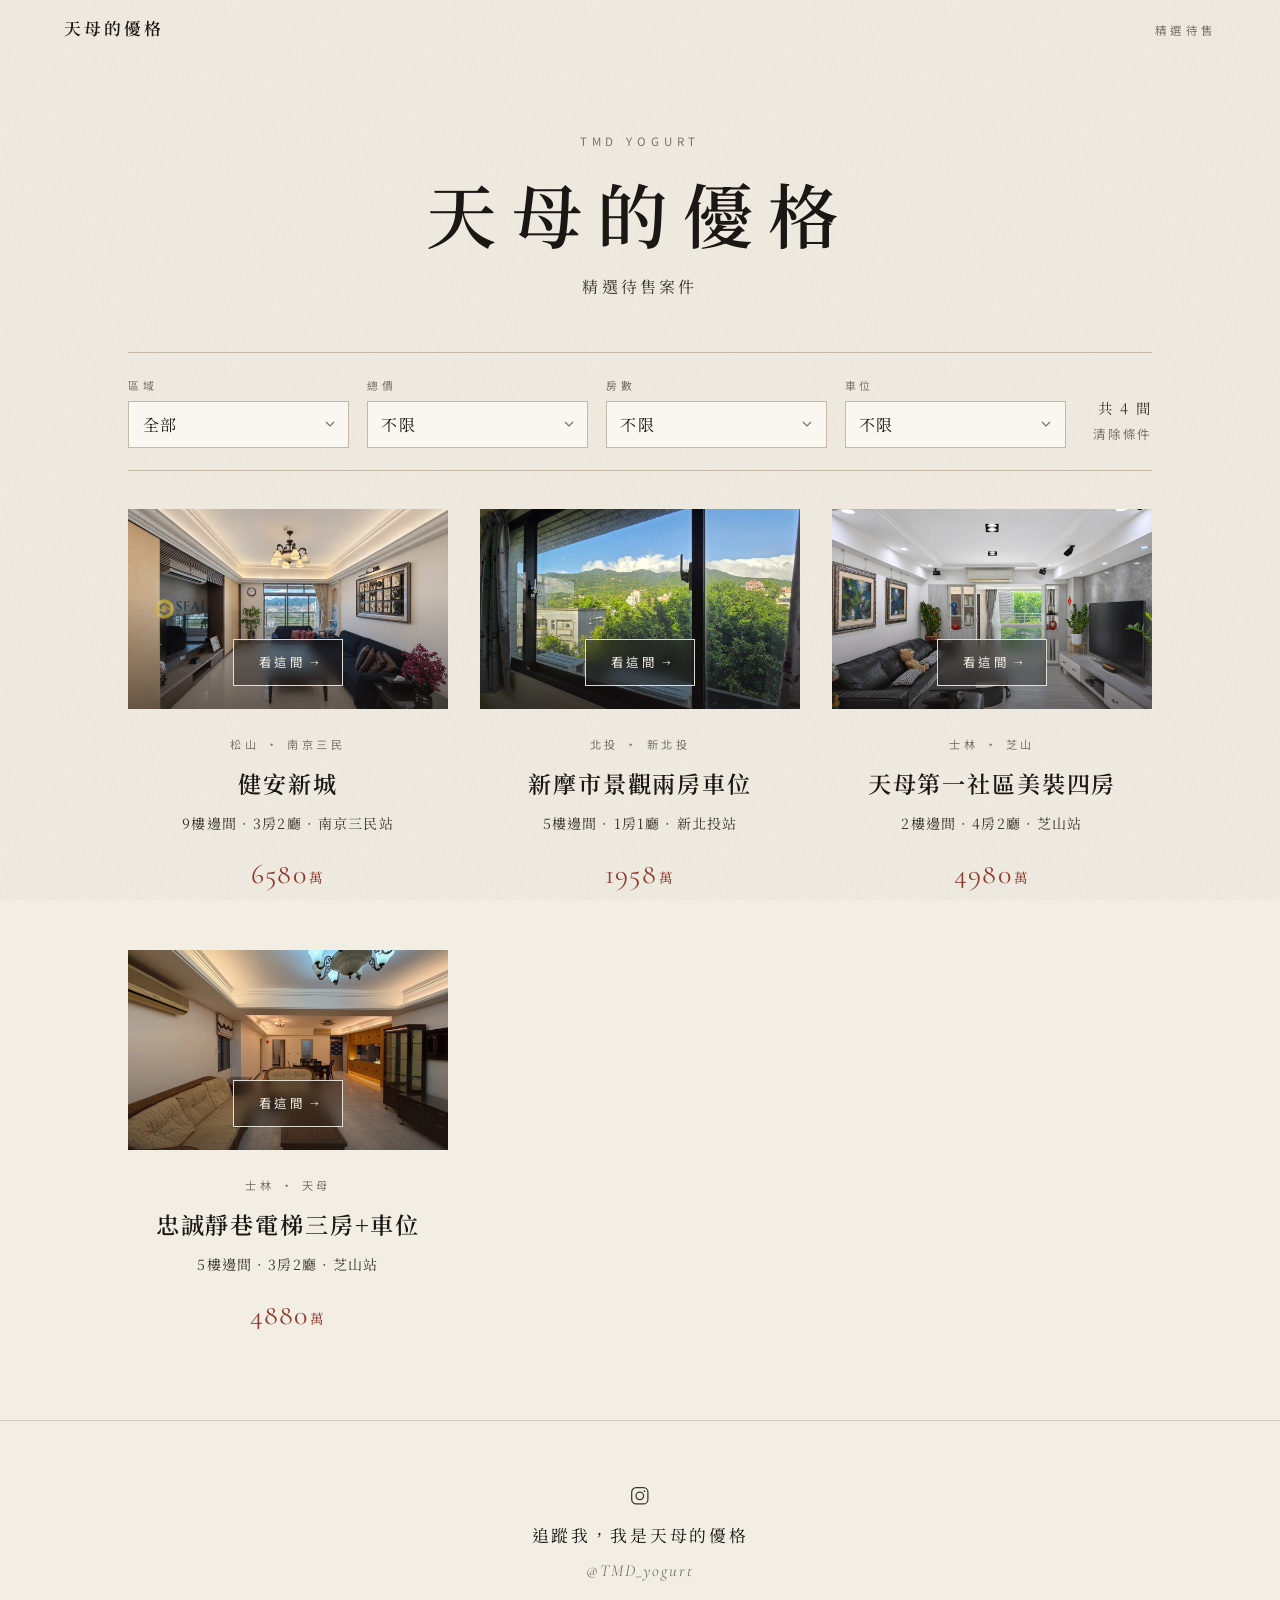
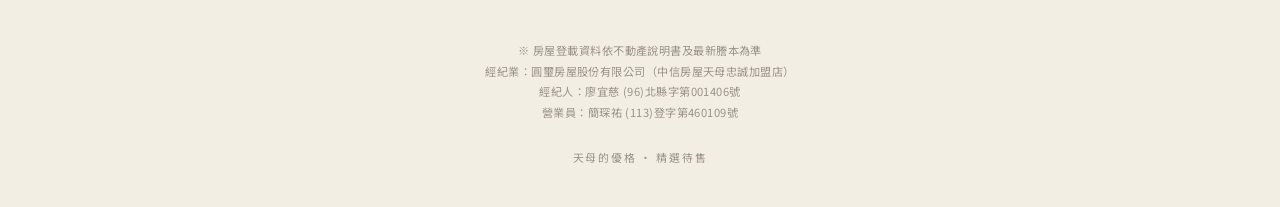
<file: index.html>
<!DOCTYPE html>
<html lang="zh-Hant">
<head>
  <meta charset="utf-8">
  <meta name="viewport" content="width=device-width, initial-scale=1, viewport-fit=cover">
  <title>精選待售案件｜天母的優格</title>
  <meta name="description" content="天母的優格精選待售案件，松山、士林與北士科一帶的住宅">
  <meta name="theme-color" content="#f3eee4">
  <meta property="og:type" content="website">
  <meta property="og:title" content="精選待售案件｜天母的優格">
  <meta property="og:description" content="天母的優格精選待售案件，松山、士林與北士科一帶的住宅">
  <meta property="og:image" content="https://storychien.github.io/tmd-yogurt-homes/assets/img/jianan/10.svg">
  <meta name="twitter:card" content="summary_large_image">
  <meta name="twitter:image" content="https://storychien.github.io/tmd-yogurt-homes/assets/img/jianan/10.svg">
  <link rel="canonical" href="https://storychien.github.io/tmd-yogurt-homes/">
  <link rel="icon" href="assets/img/favicon.svg" type="image/svg+xml">
  <link rel="preconnect" href="https://fonts.googleapis.com">
  <link rel="preconnect" href="https://fonts.gstatic.com" crossorigin>
  <link href="https://fonts.googleapis.com/css2?family=Cormorant+Garamond:ital,wght@0,400;0,500;0,600;1,400&family=Noto+Sans+TC:wght@300;400;500&family=Noto+Serif+TC:wght@400;500;600;700&display=swap" rel="stylesheet">
  <link rel="stylesheet" href="assets/css/site.css">
<script data-goatcounter="https://tmdyogurt.goatcounter.com/count" async src="//gc.zgo.at/count.js"></script>
</head>
<body>
  <a class="skip" href="#main">跳到主要內容</a>
  <header class="site-header">
    <a class="wordmark" href="./">天母的優格</a>
    <span class="header-tag">精選待售</span>
  </header>
  <main id="main">
    <section class="home-hero reveal">
      <p class="home-kicker">TMD YOGURT</p>
      <h1>天母的優格</h1>
      <p class="sub">精選待售案件</p>
    </section>
    <section class="filter-bar" aria-label="篩選物件">
      <button class="filter-toggle" type="button" aria-expanded="false" aria-controls="filter-panel">
        <span>篩選</span><span class="filter-count" data-filter-count>4 間</span>
      </button>
      <form class="filter-panel" id="filter-panel" autocomplete="off">
        <label class="filter-field"><span>區域</span>
          <select name="area"><option value="">全部</option><option value="北投區">北投</option><option value="士林區">士林</option><option value="松山區">松山</option></select>
        </label>
        <label class="filter-field"><span>總價</span>
          <select name="price">
            <option value="">不限</option>
            <option value="0-2000">2000萬以下</option>
            <option value="2000-5000">2000到5000萬</option>
            <option value="5000-">5000萬以上</option>
          </select>
        </label>
        <label class="filter-field"><span>房數</span>
          <select name="rooms">
            <option value="">不限</option>
            <option value="1">1房</option>
            <option value="2">2房</option>
            <option value="3">3房</option>
            <option value="4">4房以上</option>
          </select>
        </label>
        <label class="filter-field"><span>車位</span>
          <select name="parking">
            <option value="">不限</option>
            <option value="1">有車位</option>
            <option value="0">沒有車位</option>
          </select>
        </label>
        <div class="filter-foot">
          <p class="filter-result" data-filter-result>共 4 間</p>
          <button class="filter-reset" type="reset">清除條件</button>
        </div>
      </form>
    </section>
    <section class="listings" id="listings" aria-live="polite">
      <a class="listing-card" href="jianan/" data-area="松山區" data-price="6580" data-rooms="3" data-parking="1">
        <div class="card-photo">
          <img src="assets/img/jianan/10.svg" alt="健安新城客廳，窗外是陽明山" width="1200" height="900">
          <span class="card-overlay" aria-hidden="true">
            <span class="card-cta">看這間 <i>→</i></span>
          </span>
        </div>
        <div class="card-meta">
          <p class="loc">松山 · 南京三民</p>
          <h2>健安新城</h2>
          <p class="sum">9樓邊間 · 3房2廳 · 南京三民站</p>
          <p class="card-price">6580<small>萬</small></p>
        </div>
      </a>
      <a class="listing-card" href="xinmoshi/" data-area="北投區" data-price="1958" data-rooms="1" data-parking="1">
        <div class="card-photo">
          <img src="assets/img/xinmoshi/05.svg" alt="新摩市窗邊看出去，整片山跟樹" width="1200" height="900">
          <span class="card-overlay" aria-hidden="true">
            <span class="card-cta">看這間 <i>→</i></span>
          </span>
        </div>
        <div class="card-meta">
          <p class="loc">北投 · 新北投</p>
          <h2>新摩市景觀兩房車位</h2>
          <p class="sum">5樓邊間 · 1房1廳 · 新北投站</p>
          <p class="card-price">1958<small>萬</small></p>
        </div>
      </a>
      <a class="listing-card" href="zhongcheng/" data-area="士林區" data-price="4980" data-rooms="4" data-parking="0">
        <div class="card-photo">
          <img src="assets/img/zhongcheng/03.svg" alt="圓盧客廳望向陽台，窗外一片綠" width="1200" height="900">
          <span class="card-overlay" aria-hidden="true">
            <span class="card-cta">看這間 <i>→</i></span>
          </span>
        </div>
        <div class="card-meta">
          <p class="loc">士林 · 芝山</p>
          <h2>天母第一社區美裝四房</h2>
          <p class="sum">2樓邊間 · 4房2廳 · 芝山站</p>
          <p class="card-price">4980<small>萬</small></p>
        </div>
      </a>
      <a class="listing-card" href="zhongjing/" data-area="士林區" data-price="4880" data-rooms="3" data-parking="1">
        <div class="card-photo">
          <img src="assets/img/zhongjing/04.svg" alt="客廳望向餐廳與廚房" width="1200" height="900">
          <span class="card-overlay" aria-hidden="true">
            <span class="card-cta">看這間 <i>→</i></span>
          </span>
        </div>
        <div class="card-meta">
          <p class="loc">士林 · 天母</p>
          <h2>忠誠靜巷電梯三房+車位</h2>
          <p class="sum">5樓邊間 · 3房2廳 · 芝山站</p>
          <p class="card-price">4880<small>萬</small></p>
        </div>
      </a>
      <p class="empty-listings filter-empty" hidden>沒有符合條件的物件，換個條件看看</p>
    </section>
  </main>
  <footer class="site-footer">
    <a class="ig-entry" href="https://www.instagram.com/TMD_yogurt/" rel="noopener" target="_blank">
      <svg class="ig-icon" viewBox="0 0 24 24" aria-hidden="true">
  <rect x="3" y="3" width="18" height="18" rx="5" fill="none" stroke="currentColor" stroke-width="1.4"/>
  <circle cx="12" cy="12" r="4.2" fill="none" stroke="currentColor" stroke-width="1.4"/>
  <circle cx="17.2" cy="6.8" r="1" fill="currentColor"/>
</svg>
      <span class="ig-line">追蹤我，我是天母的優格</span>
      <span class="ig-handle">@TMD_yogurt</span>
    </a>
    <div class="legal">
      <p>※ 房屋登載資料依不動產說明書及最新謄本為準</p>
      <p>經紀業：圓璽房屋股份有限公司（中信房屋天母忠誠加盟店）</p>
      <p>經紀人：廖宜慈 (96)北縣字第001406號</p>
      <p>營業員：簡琛祐 (113)登字第460109號</p>
    </div>
    <p class="copyright">天母的優格 · 精選待售</p>
  </footer>
  <script src="assets/js/home.js"></script>
</body>
</html>
</file>
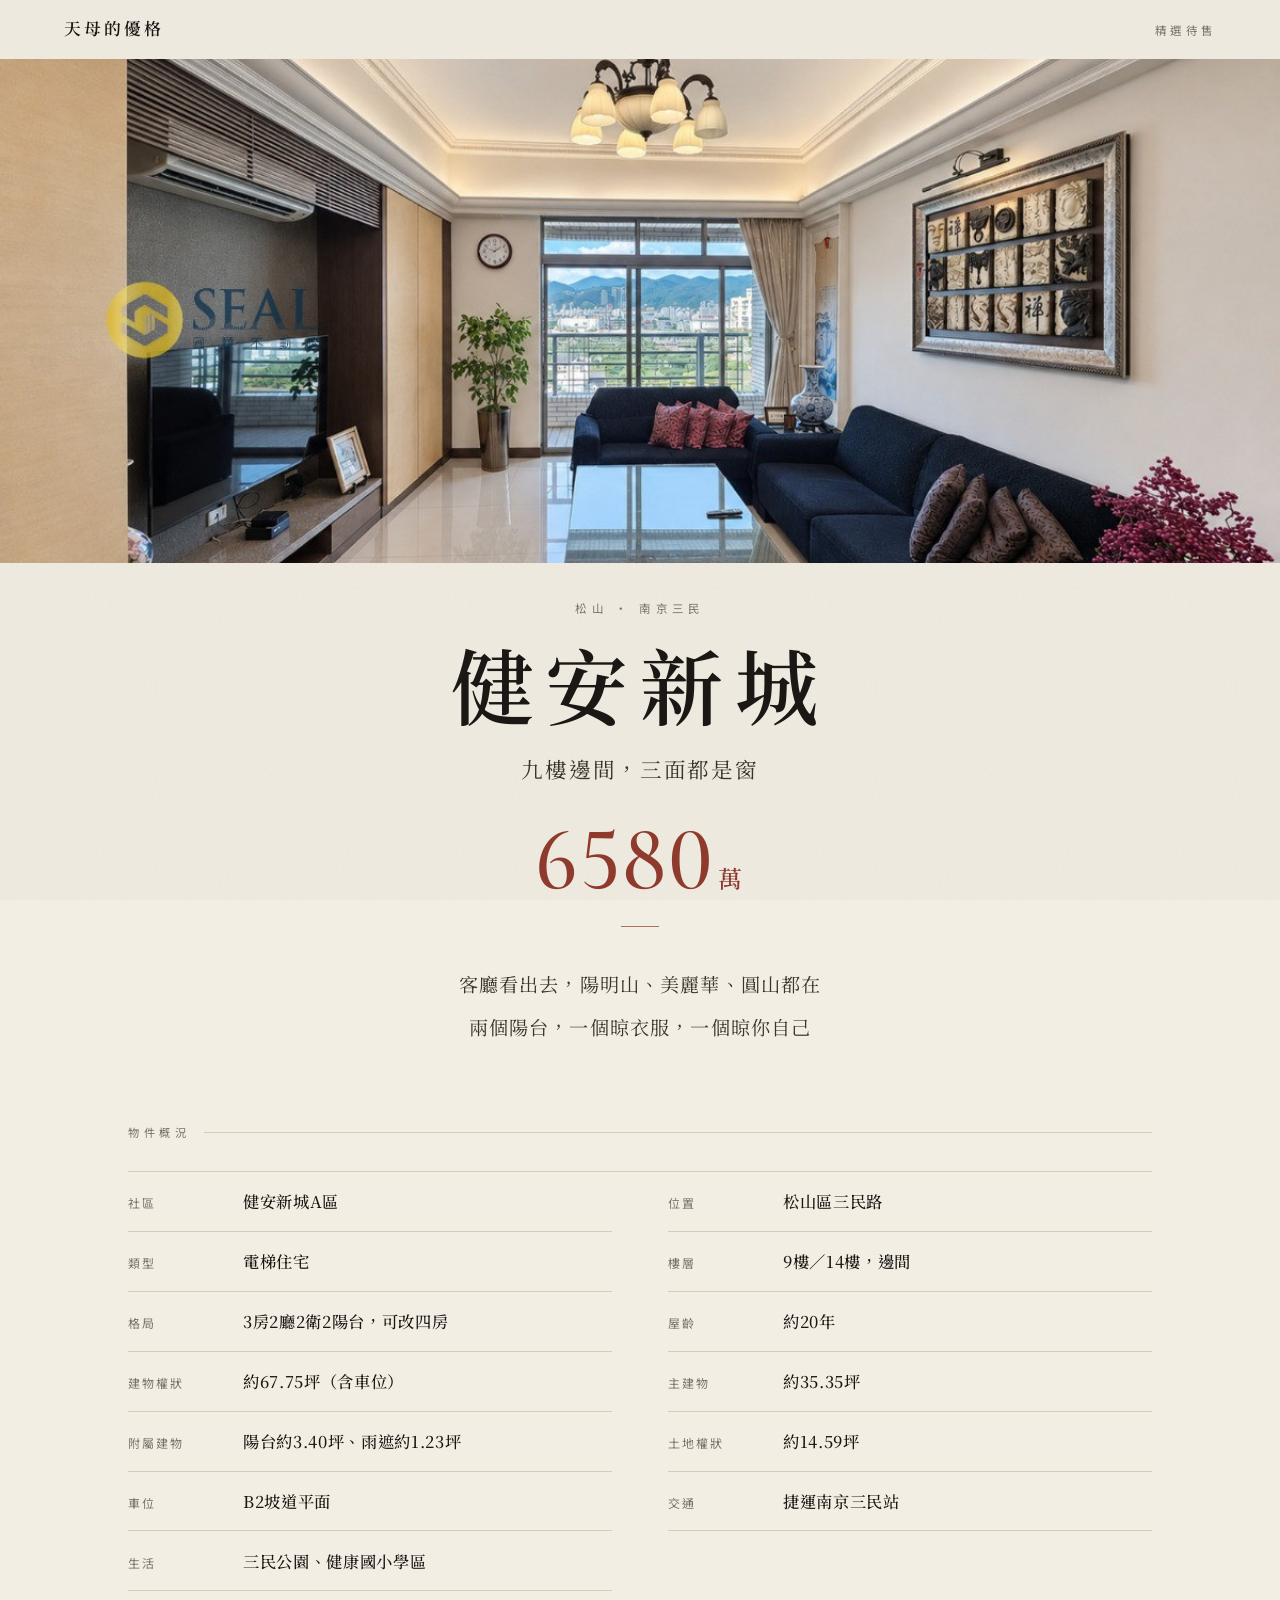
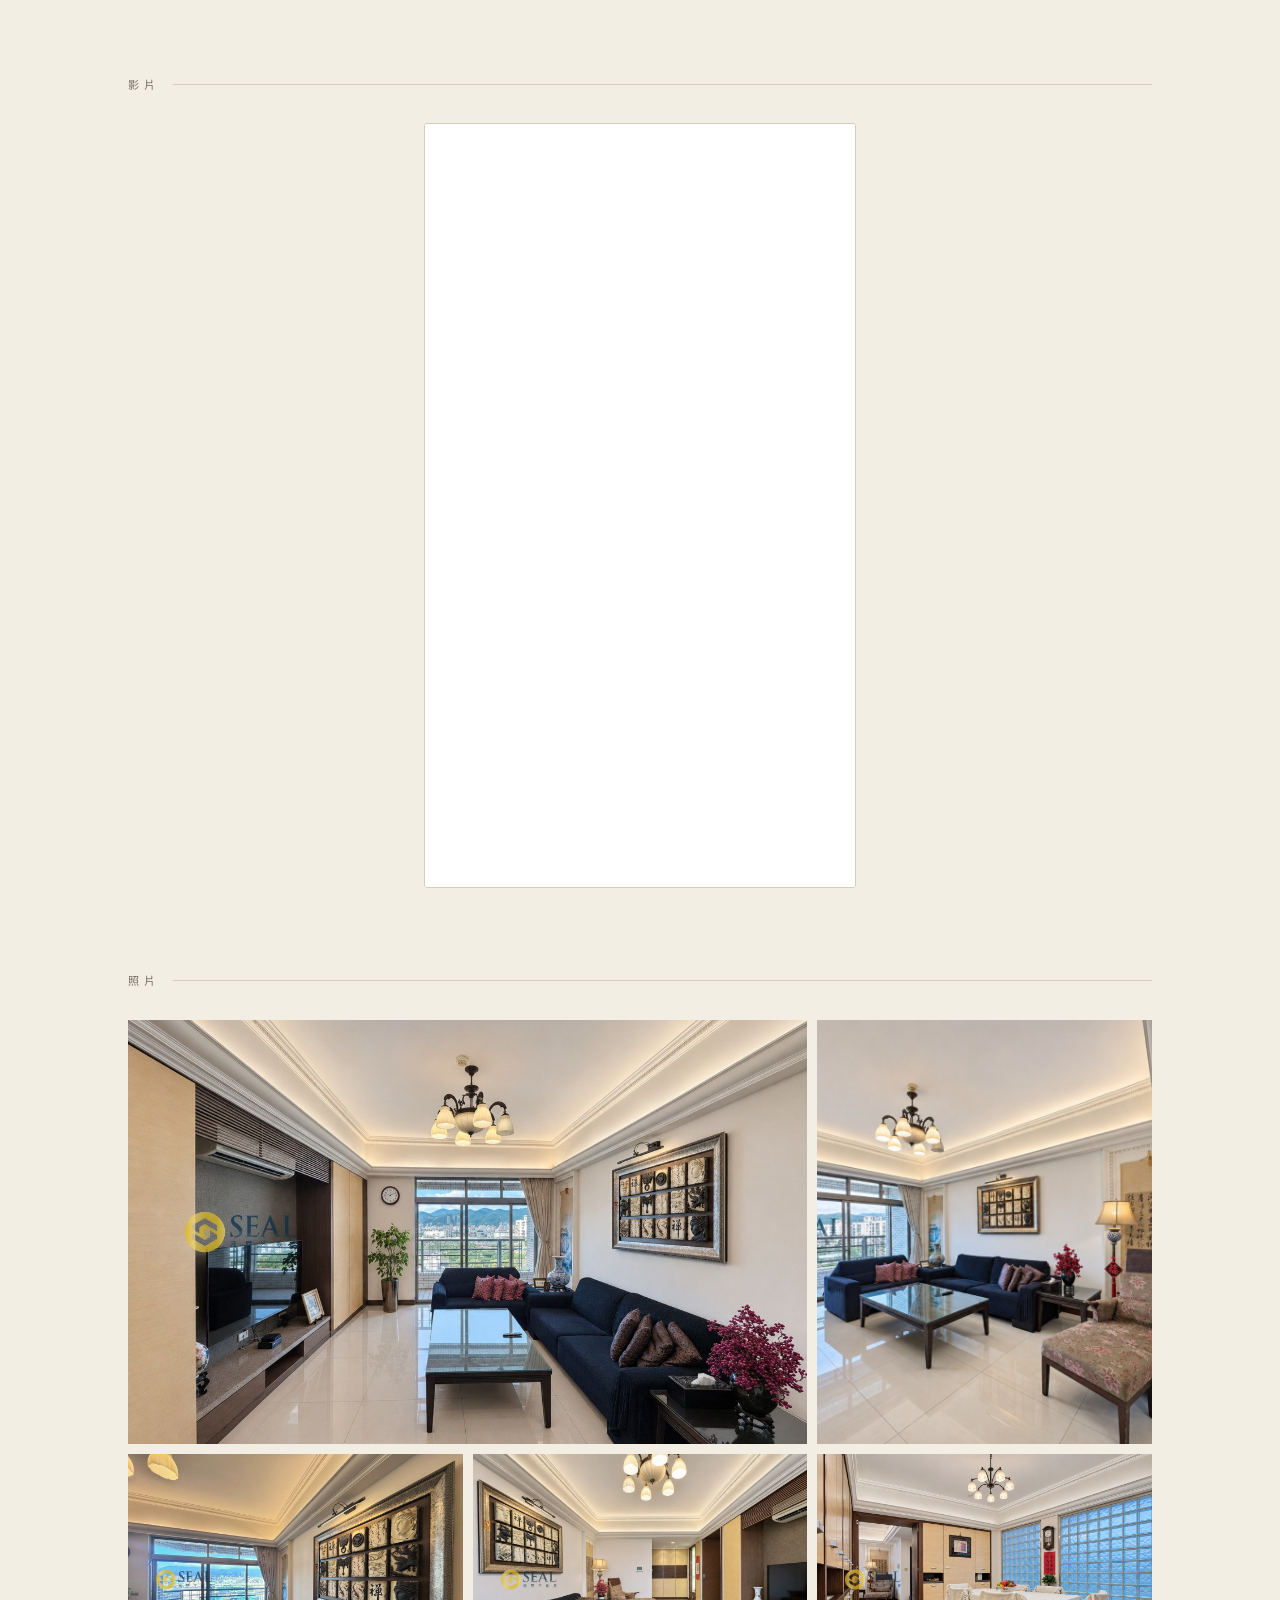
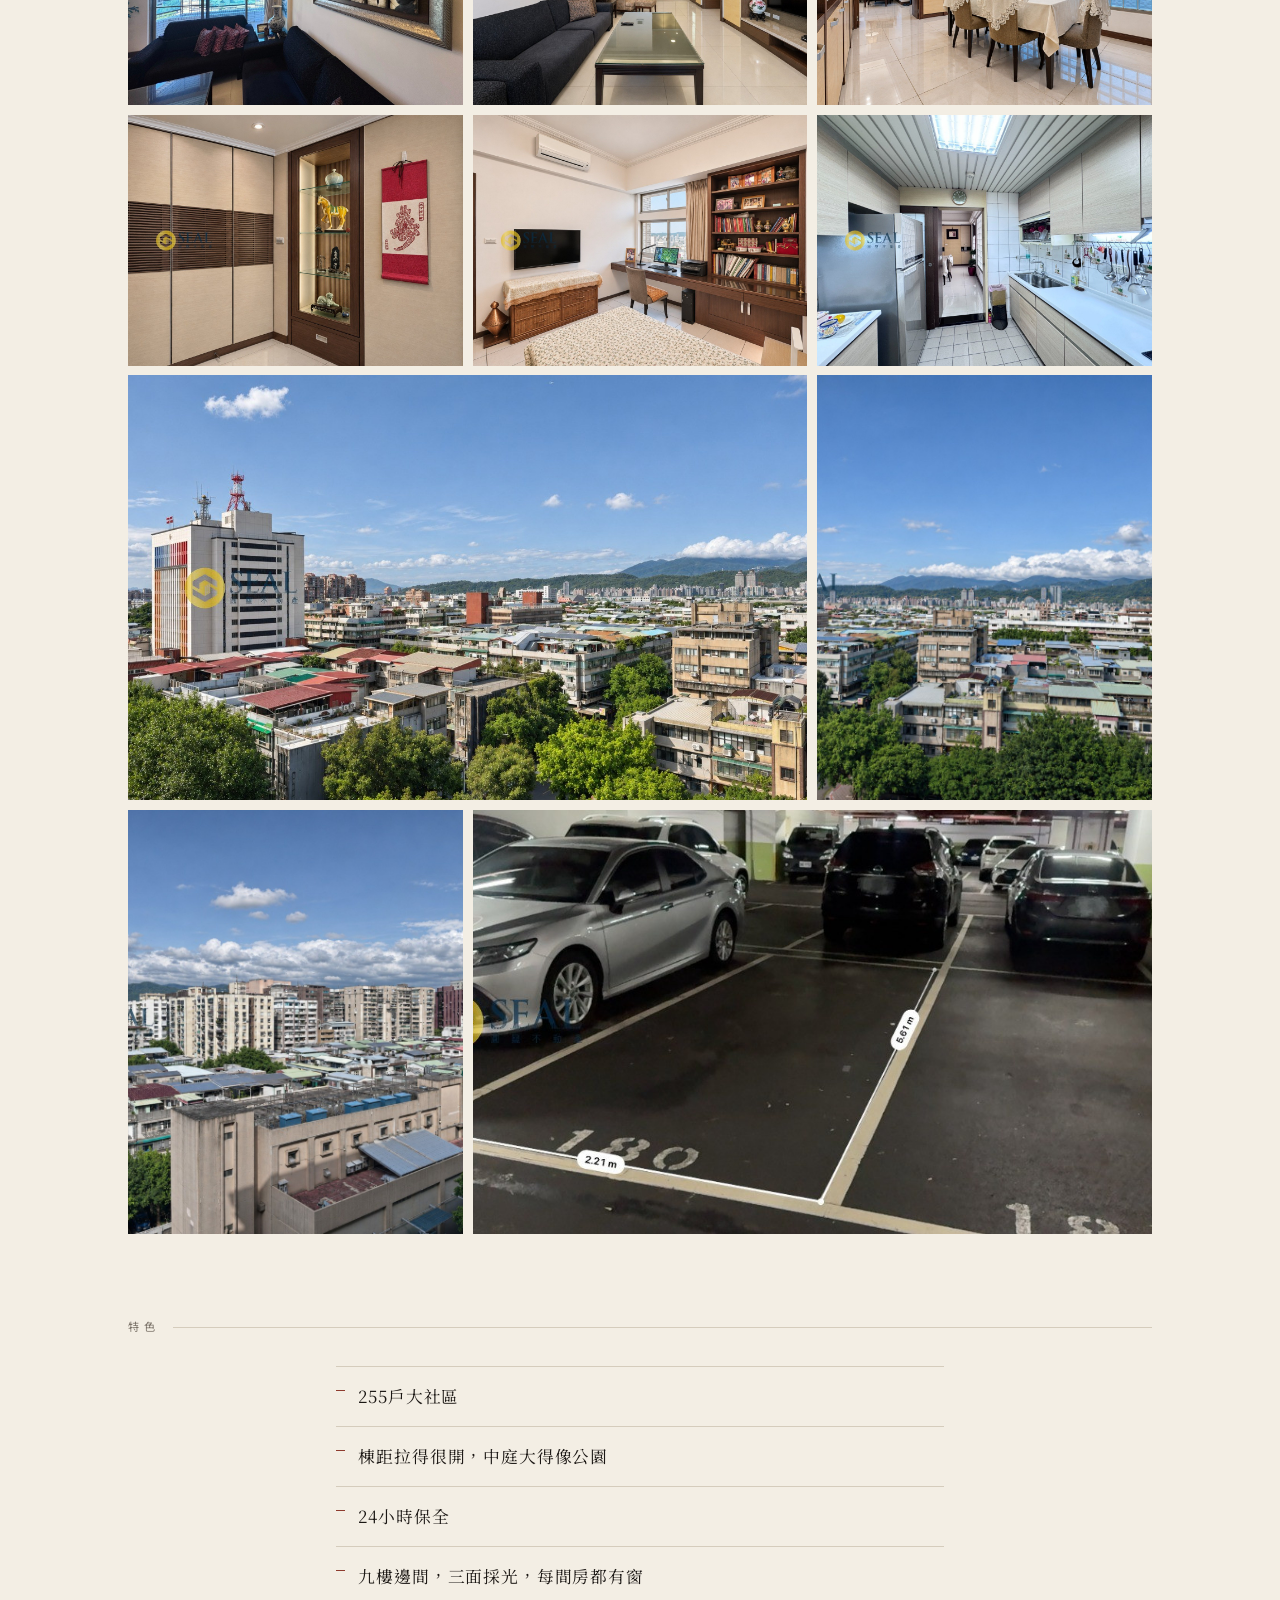
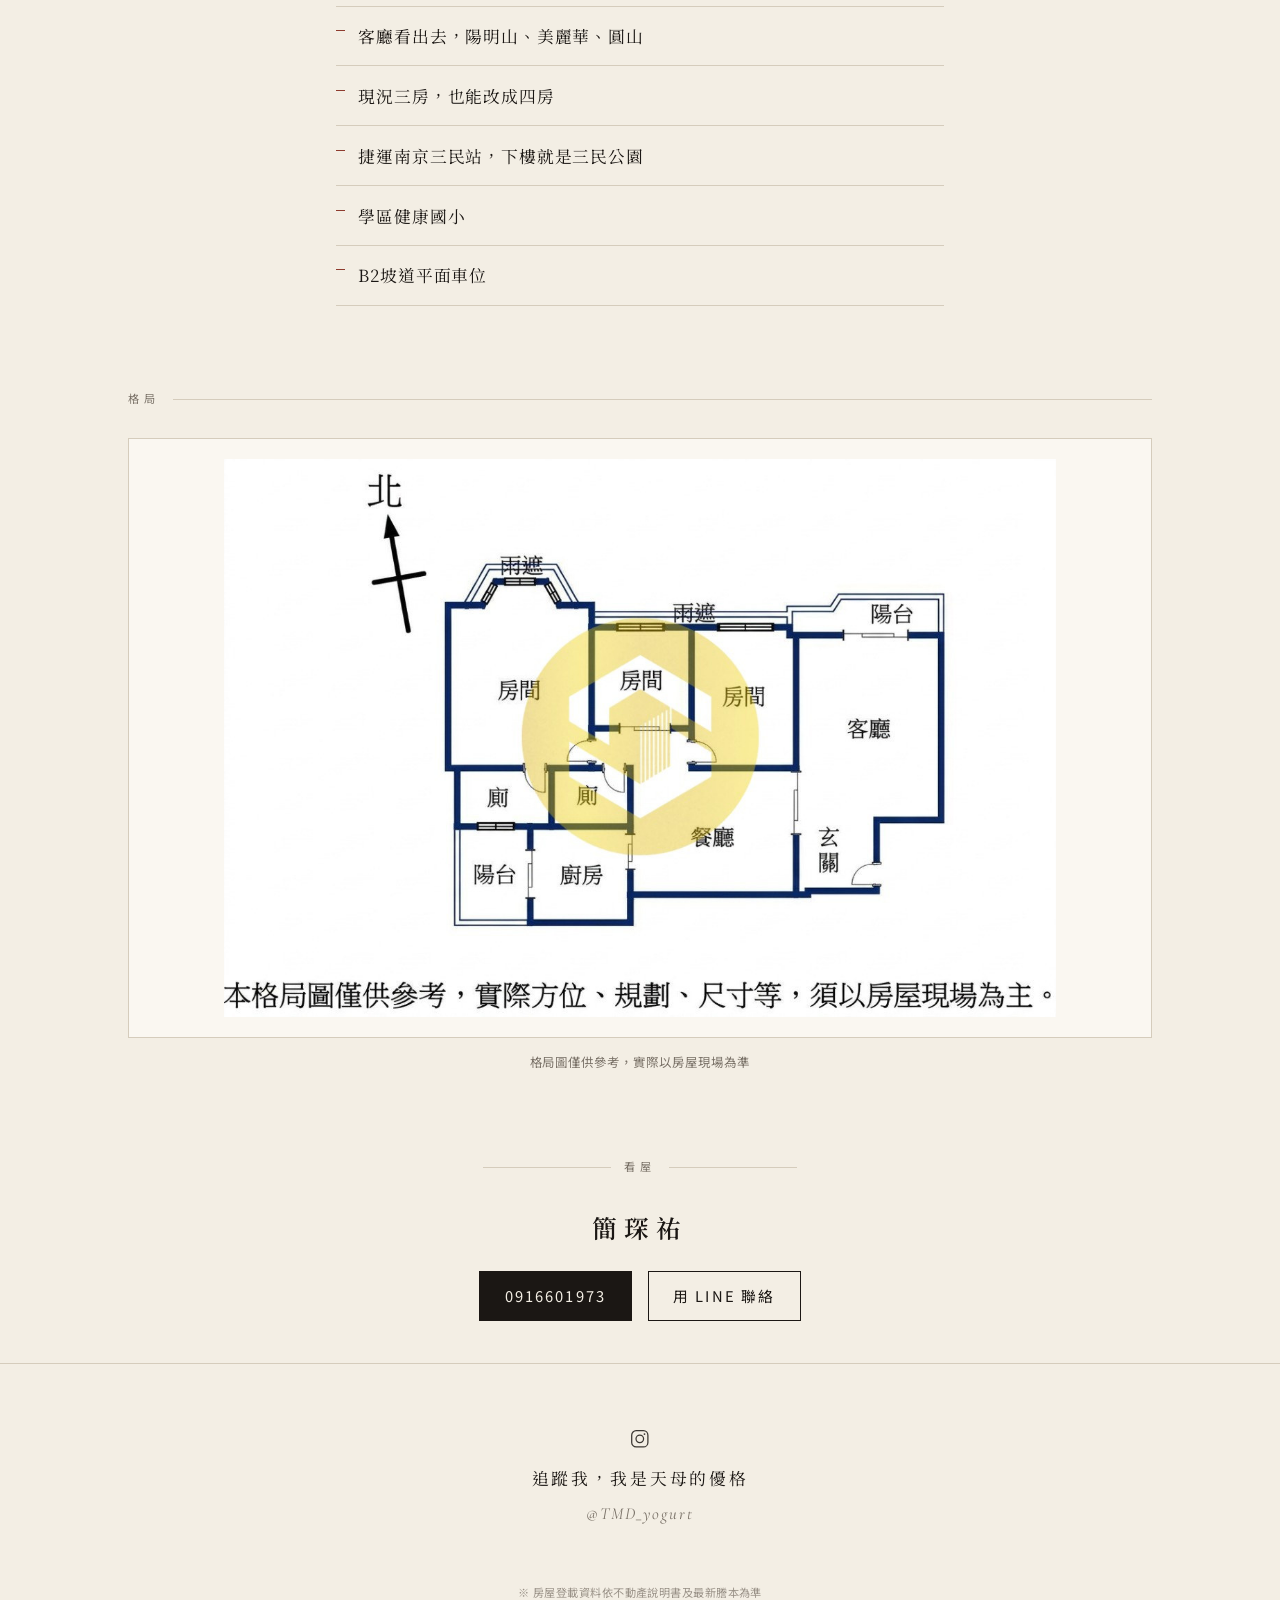
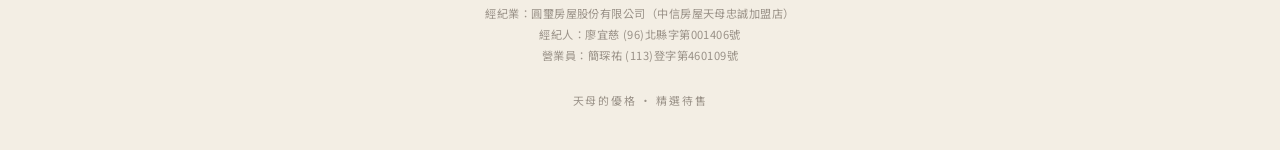
<file: jianan/index.html>
<!DOCTYPE html>
<html lang="zh-Hant">
<head>
  <meta charset="utf-8">
  <meta name="viewport" content="width=device-width, initial-scale=1, viewport-fit=cover">
  <title>健安新城｜天母的優格 精選待售</title>
  <meta name="description" content="松山區三民路，九樓邊間，三面都是窗，開價6580萬">
  <meta name="theme-color" content="#f3eee4">
  <meta property="og:type" content="website">
  <meta property="og:title" content="健安新城｜天母的優格 精選待售">
  <meta property="og:description" content="松山區三民路，九樓邊間，三面都是窗，開價6580萬">
  <meta property="og:image" content="https://storychien.github.io/tmd-yogurt-homes/assets/img/jianan/10.svg">
  <meta name="twitter:card" content="summary_large_image">
  <meta name="twitter:image" content="https://storychien.github.io/tmd-yogurt-homes/assets/img/jianan/10.svg">
  <link rel="canonical" href="https://storychien.github.io/tmd-yogurt-homes/jianan/">
  <link rel="icon" href="../assets/img/favicon.svg" type="image/svg+xml">
  <link rel="preconnect" href="https://fonts.googleapis.com">
  <link rel="preconnect" href="https://fonts.gstatic.com" crossorigin>
  <link href="https://fonts.googleapis.com/css2?family=Cormorant+Garamond:ital,wght@0,400;0,500;0,600;1,400&family=Noto+Sans+TC:wght@300;400;500&family=Noto+Serif+TC:wght@400;500;600;700&display=swap" rel="stylesheet">
  <link rel="stylesheet" href="../assets/css/site.css">
<script data-goatcounter="https://tmdyogurt.goatcounter.com/count" async src="//gc.zgo.at/count.js"></script>
</head>
<body>
  <a class="skip" href="#main">跳到主要內容</a>
  <header class="site-header">
    <a class="wordmark" href="../">天母的優格</a>
    <span class="header-tag">精選待售</span>
  </header>
  <main id="main">
    <figure class="hero reveal">
      <img src="../assets/img/jianan/10.svg" alt="健安新城客廳，窗外是陽明山" width="1200" height="900" fetchpriority="high">
    </figure>

    <section class="title-block reveal">
      <p class="eyebrow">松山 · 南京三民</p>
      <h1>健安新城</h1>
      <p class="lead">九樓邊間，三面都是窗</p>
      <p class="price"><span class="num">6580</span><span class="unit">萬</span></p>
    </section>

    <section class="intro reveal">
      <hr class="rule">
      <p>客廳看出去，陽明山、美麗華、圓山都在</p>
      <p>兩個陽台，一個晾衣服，一個晾你自己</p>
    </section>

    <section class="section" id="specs">
      <h2 class="section-title">物件概況</h2>
      <dl class="specs-grid">
        <div><dt>社區</dt><dd>健安新城A區</dd></div>
        <div><dt>位置</dt><dd>松山區三民路</dd></div>
        <div><dt>類型</dt><dd>電梯住宅</dd></div>
        <div><dt>樓層</dt><dd>9樓／14樓，邊間</dd></div>
        <div><dt>格局</dt><dd>3房2廳2衛2陽台，可改四房</dd></div>
        <div><dt>屋齡</dt><dd>約20年</dd></div>
        <div><dt>建物權狀</dt><dd>約67.75坪（含車位）</dd></div>
        <div><dt>主建物</dt><dd>約35.35坪</dd></div>
        <div><dt>附屬建物</dt><dd>陽台約3.40坪、雨遮約1.23坪</dd></div>
        <div><dt>土地權狀</dt><dd>約14.59坪</dd></div>
        <div><dt>車位</dt><dd>B2坡道平面</dd></div>
        <div><dt>交通</dt><dd>捷運南京三民站</dd></div>
        <div><dt>生活</dt><dd>三民公園、健康國小學區</dd></div>
      </dl>
    </section>

    <section class="section" id="video" data-listing="../listings/jianan.json" data-video="https://www.instagram.com/reel/Dfr1ZLDMeil/">
      <h2 class="section-title">影片</h2>
      <div class="video-frame is-empty" id="video-frame">
        <div class="video-placeholder">
          <div class="mark"><svg viewBox="0 0 24 24" aria-hidden="true"><polygon points="8,6 20,12 8,18"/></svg></div>
          <p>影片即將上線</p>
        </div>
      </div>
    </section>

    <section class="section" id="photos">
      <h2 class="section-title">照片</h2>
      <div class="gallery-grid">
      <a class="span-2 wide" href="../assets/img/jianan/10.svg" data-gallery data-caption="客廳看出去，陽明山就在窗外"><img src="../assets/img/jianan/10.svg" alt="客廳看出去，陽明山就在窗外" width="1200" height="900" loading="eager"></a>
      <a href="../assets/img/jianan/01.svg" data-gallery data-caption="客廳，邊間採光"><img src="../assets/img/jianan/01.svg" alt="客廳，邊間採光" width="1200" height="900" loading="eager"></a>
      <a href="../assets/img/jianan/04.svg" data-gallery data-caption="從沙發望出去的山景"><img src="../assets/img/jianan/04.svg" alt="從沙發望出去的山景" width="1200" height="900" loading="lazy"></a>
      <a href="../assets/img/jianan/02.svg" data-gallery data-caption="客廳望向餐廳"><img src="../assets/img/jianan/02.svg" alt="客廳望向餐廳" width="1200" height="900" loading="lazy"></a>
      <a href="../assets/img/jianan/03.svg" data-gallery data-caption="餐廳"><img src="../assets/img/jianan/03.svg" alt="餐廳" width="1200" height="900" loading="lazy"></a>
      <a href="../assets/img/jianan/06.svg" data-gallery data-caption="玄關展示櫃"><img src="../assets/img/jianan/06.svg" alt="玄關展示櫃" width="1200" height="900" loading="lazy"></a>
      <a href="../assets/img/jianan/05.svg" data-gallery data-caption="房間，窗外有山"><img src="../assets/img/jianan/05.svg" alt="房間，窗外有山" width="1200" height="900" loading="lazy"></a>
      <a href="../assets/img/jianan/11.svg" data-gallery data-caption="廚房"><img src="../assets/img/jianan/11.svg" alt="廚房" width="1200" height="900" loading="lazy"></a>
      <a class="span-2 wide" href="../assets/img/jianan/07.svg" data-gallery data-caption="從客廳看出去的視野，陽明山"><img src="../assets/img/jianan/07.svg" alt="從客廳看出去的視野，陽明山" width="1200" height="900" loading="lazy"></a>
      <a href="../assets/img/jianan/09.svg" data-gallery data-caption="遠眺山脈"><img src="../assets/img/jianan/09.svg" alt="遠眺山脈" width="1200" height="900" loading="lazy"></a>
      <a href="../assets/img/jianan/08.svg" data-gallery data-caption="另一側的視野"><img src="../assets/img/jianan/08.svg" alt="另一側的視野" width="1200" height="900" loading="lazy"></a>
      <a class="span-2 wide" href="../assets/img/jianan/12.svg" data-gallery data-caption="B2坡道平面車位"><img src="../assets/img/jianan/12.svg" alt="B2坡道平面車位" width="1200" height="900" loading="lazy"></a>
      </div>
    </section>

    <section class="section" id="features">
      <h2 class="section-title">特色</h2>
      <ul class="feature-list">
        <li>255戶大社區</li>
        <li>棟距拉得很開，中庭大得像公園</li>
        <li>24小時保全</li>
        <li>九樓邊間，三面採光，每間房都有窗</li>
        <li>客廳看出去，陽明山、美麗華、圓山</li>
        <li>現況三房，也能改成四房</li>
        <li>捷運南京三民站，下樓就是三民公園</li>
        <li>學區健康國小</li>
        <li>B2坡道平面車位</li>
      </ul>
    </section>

    <section class="section" id="floorplan">
      <h2 class="section-title">格局</h2>
      <div class="floorplan-frame">
        <a href="../assets/img/jianan/floorplan.svg" data-gallery data-caption="格局圖僅供參考，實際以房屋現場為準">
          <img src="../assets/img/jianan/floorplan.svg" alt="格局圖，僅供參考，實際以房屋現場為準" width="1200" height="805" loading="lazy">
        </a>
      </div>
      <p class="caption">格局圖僅供參考，實際以房屋現場為準</p>
    </section>



    <section class="section contact" id="contact">
      <h2 class="section-title">看屋</h2>
      <p class="agent-name">簡琛祐</p>
      <div class="contact-actions">
        <a class="btn btn-solid" href="tel:0916601973">0916601973</a>
        <a class="btn btn-line" href="https://line.me/ti/p/G1rRvflCQE" rel="noopener" target="_blank">用 LINE 聯絡</a>
      </div>
    </section>
  </main>
  <footer class="site-footer">
    <a class="ig-entry" href="https://www.instagram.com/TMD_yogurt/" rel="noopener" target="_blank">
      <svg class="ig-icon" viewBox="0 0 24 24" aria-hidden="true">
  <rect x="3" y="3" width="18" height="18" rx="5" fill="none" stroke="currentColor" stroke-width="1.4"/>
  <circle cx="12" cy="12" r="4.2" fill="none" stroke="currentColor" stroke-width="1.4"/>
  <circle cx="17.2" cy="6.8" r="1" fill="currentColor"/>
</svg>
      <span class="ig-line">追蹤我，我是天母的優格</span>
      <span class="ig-handle">@TMD_yogurt</span>
    </a>
    <div class="legal">
      <p>※ 房屋登載資料依不動產說明書及最新謄本為準</p>
      <p>經紀業：圓璽房屋股份有限公司（中信房屋天母忠誠加盟店）</p>
      <p>經紀人：廖宜慈 (96)北縣字第001406號</p>
      <p>營業員：簡琛祐 (113)登字第460109號</p>
    </div>
    <p class="copyright">天母的優格 · 精選待售</p>
  </footer>
  <script src="../assets/js/site.js"></script>
</body>
</html>
</file>
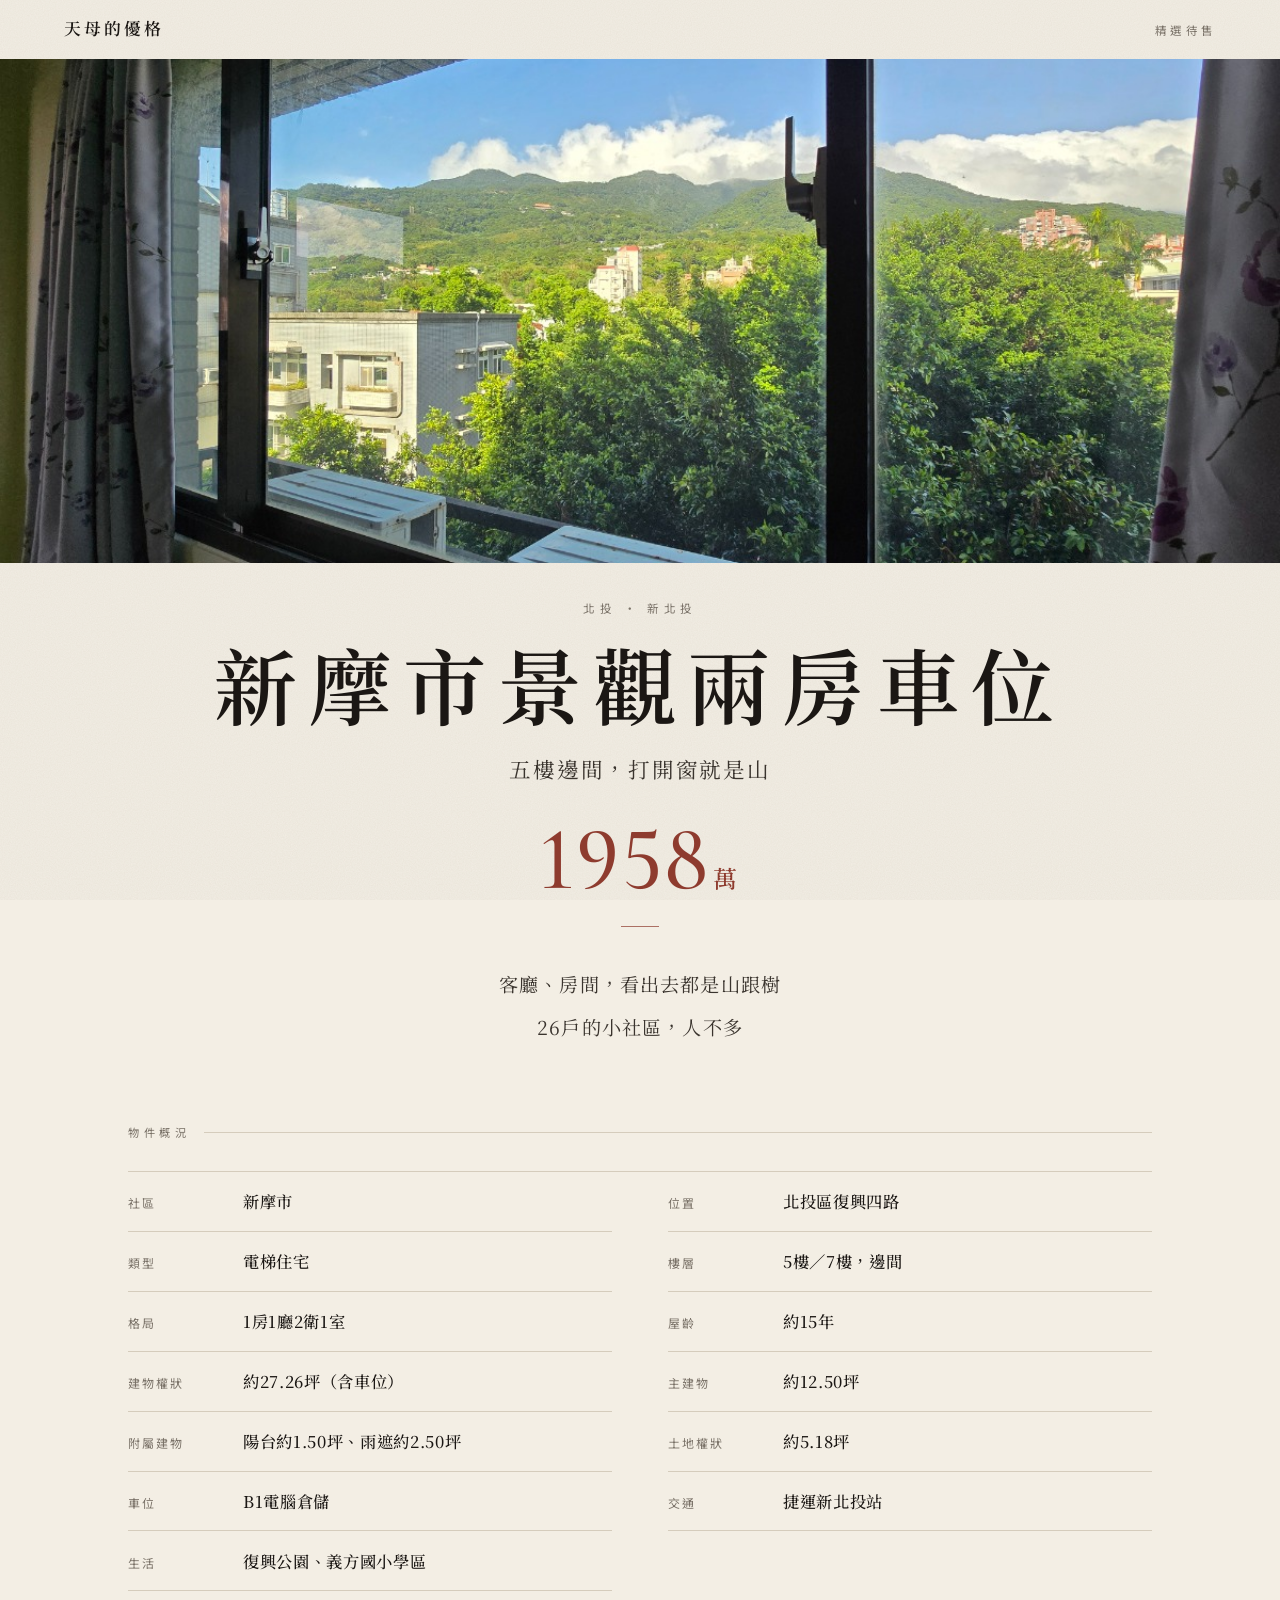
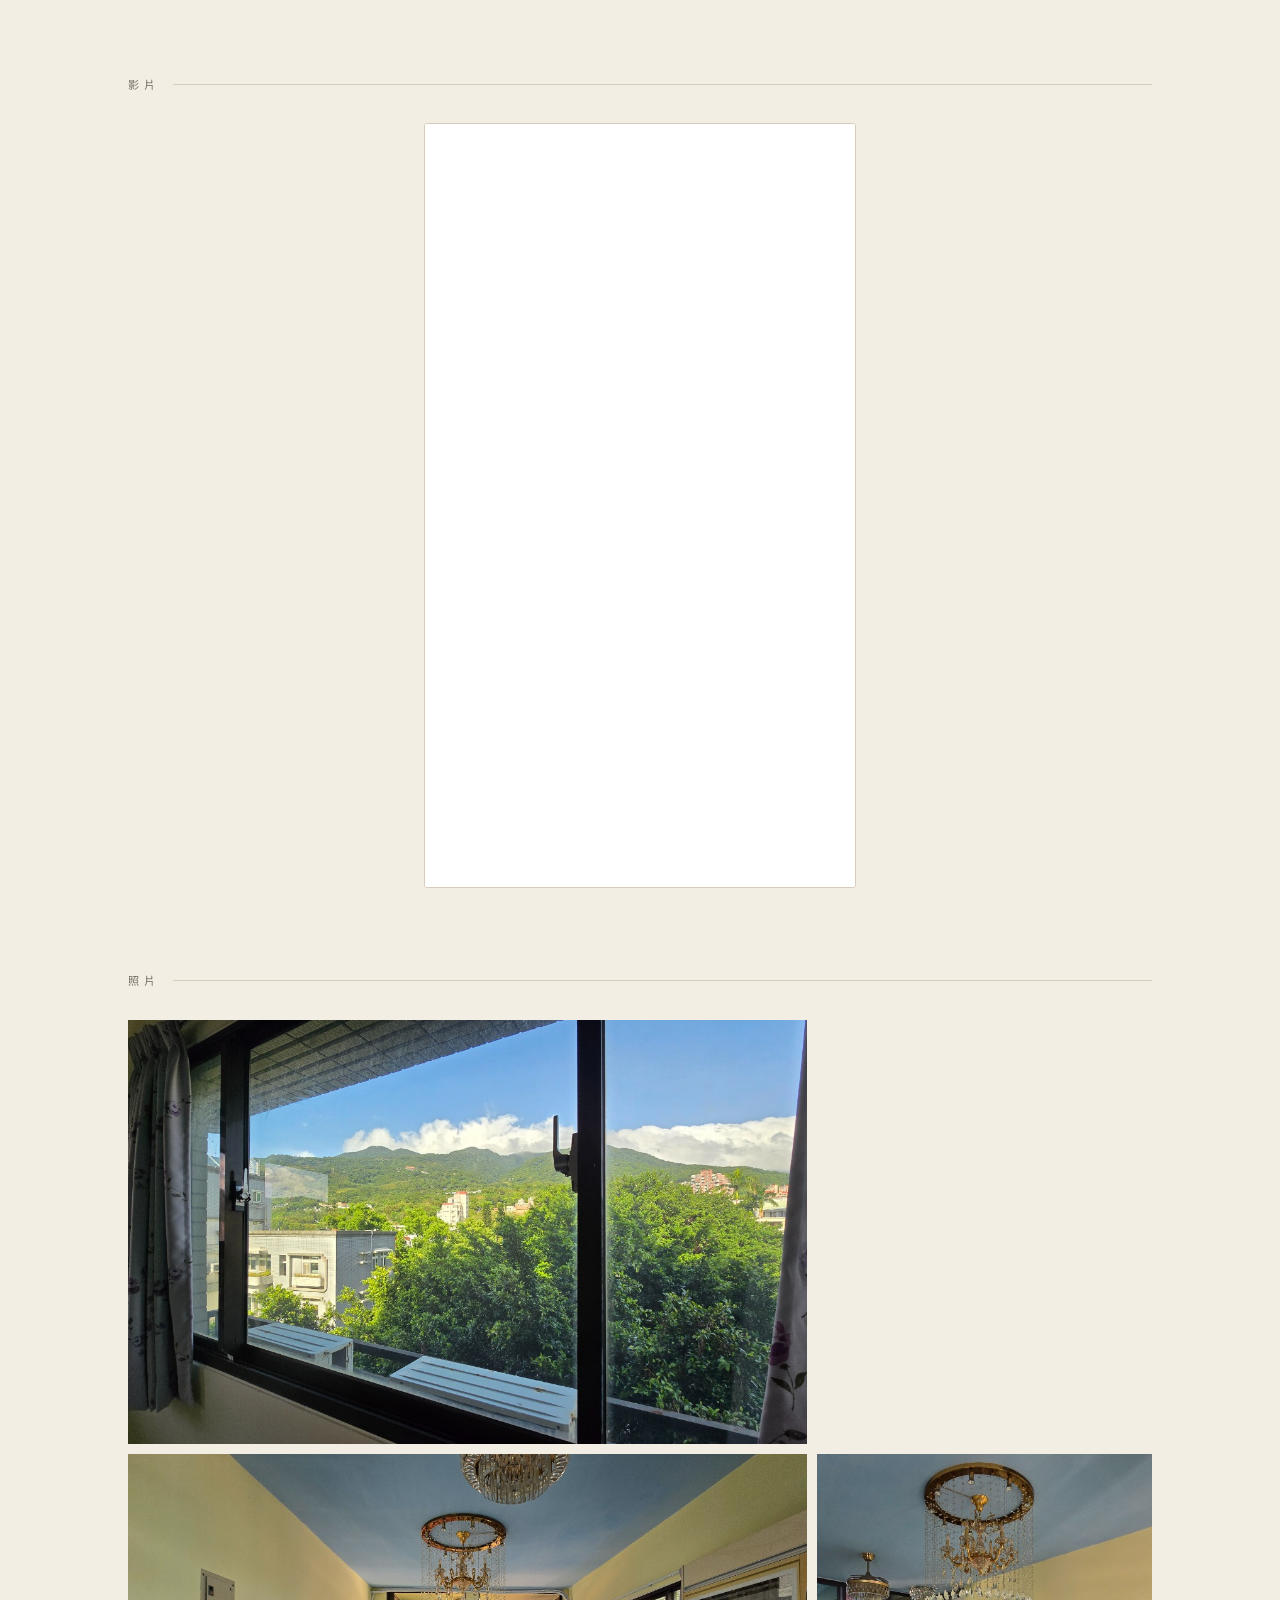
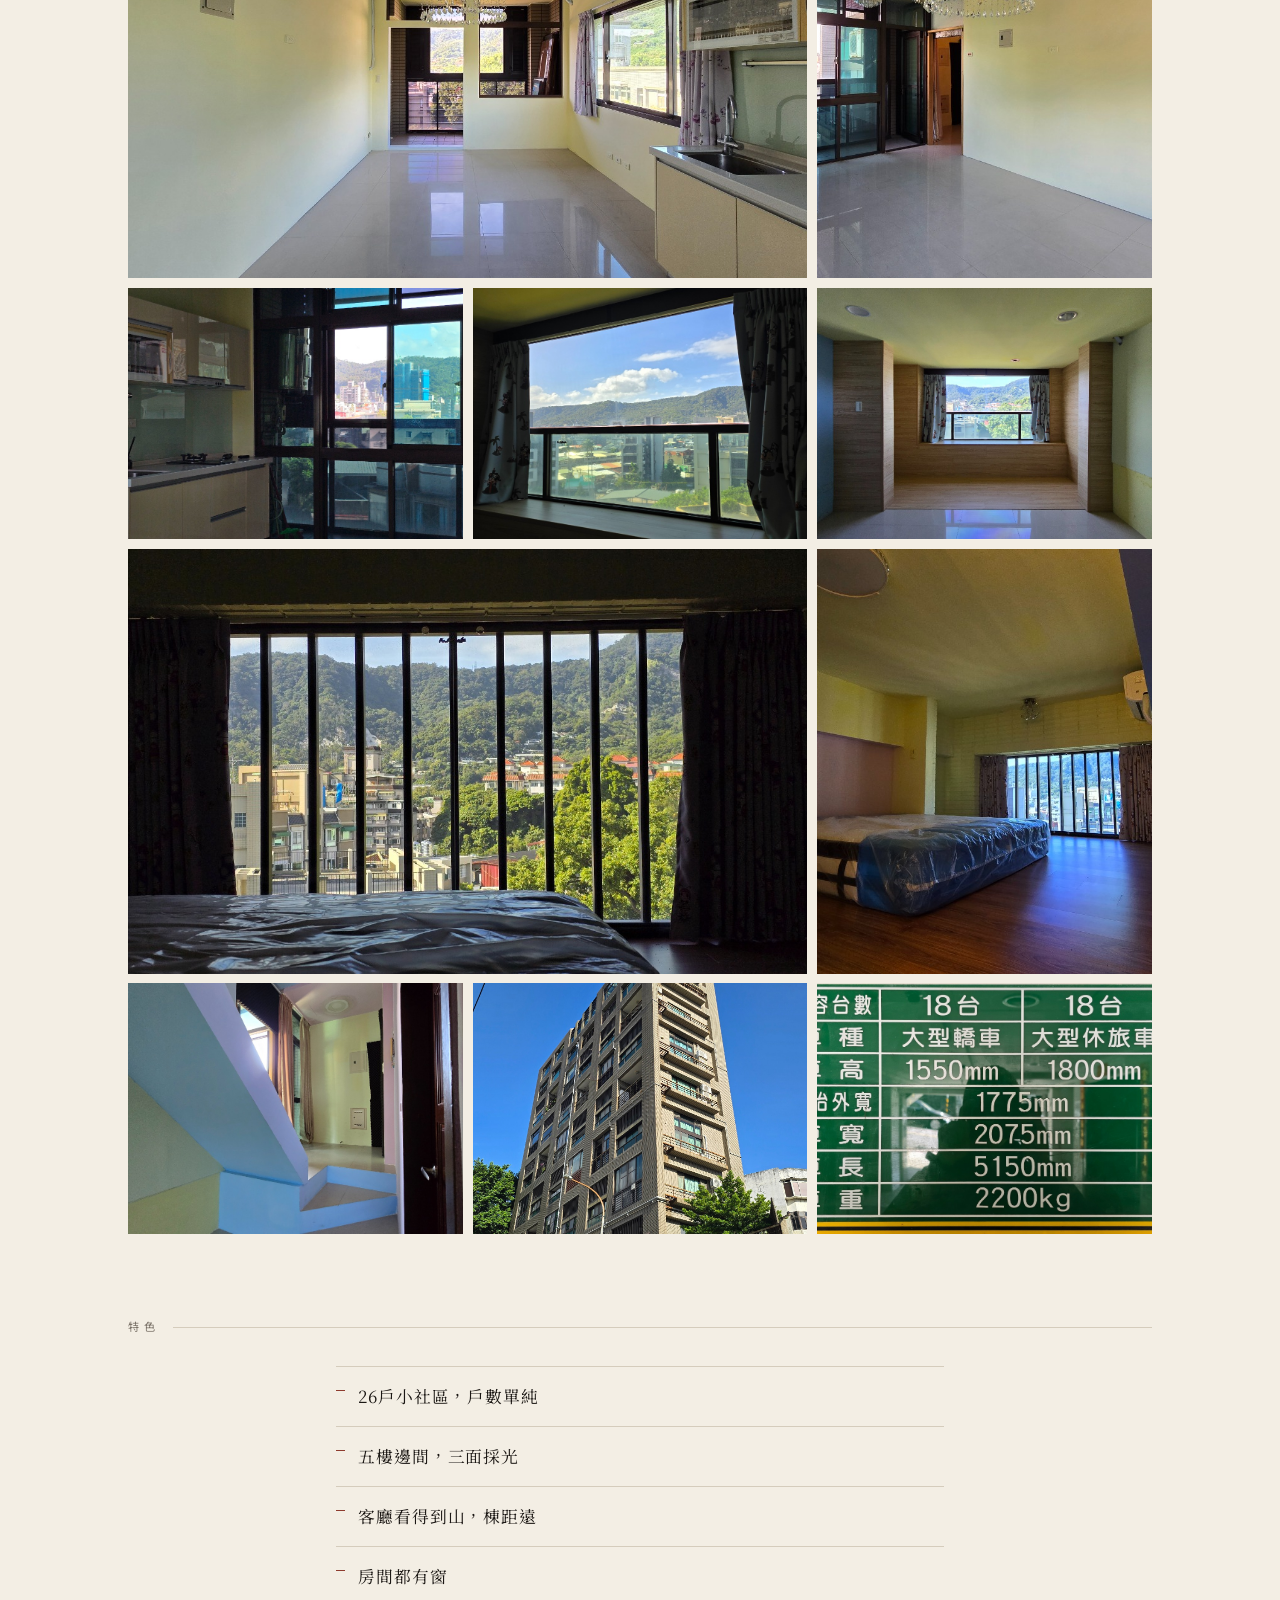
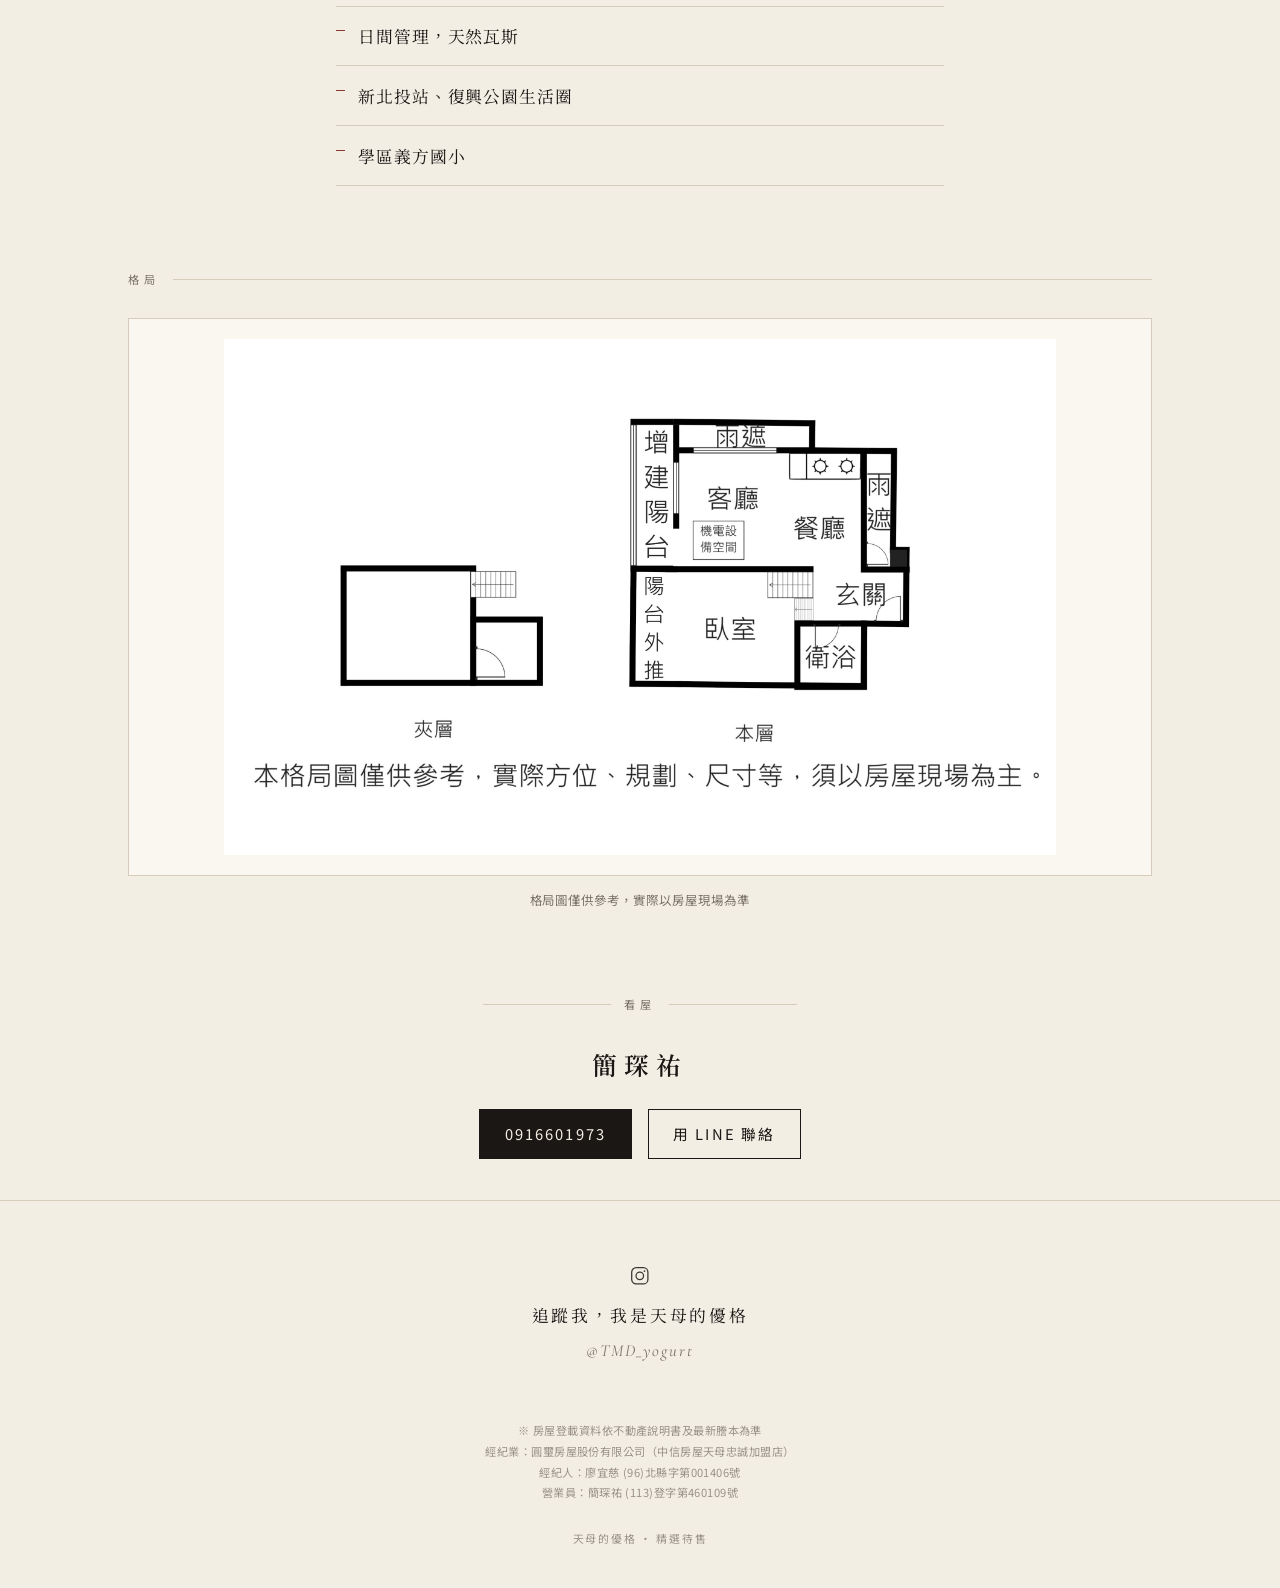
<file: xinmoshi/index.html>
<!DOCTYPE html>
<html lang="zh-Hant">
<head>
  <meta charset="utf-8">
  <meta name="viewport" content="width=device-width, initial-scale=1, viewport-fit=cover">
  <title>新摩市景觀兩房車位｜天母的優格 精選待售</title>
  <meta name="description" content="北投區復興四路，五樓邊間，打開窗就是山，開價1958萬">
  <meta name="theme-color" content="#f3eee4">
  <meta property="og:type" content="website">
  <meta property="og:title" content="新摩市景觀兩房車位｜天母的優格 精選待售">
  <meta property="og:description" content="北投區復興四路，五樓邊間，打開窗就是山，開價1958萬">
  <meta property="og:image" content="https://storychien.github.io/tmd-yogurt-homes/assets/img/xinmoshi/05.svg">
  <meta name="twitter:card" content="summary_large_image">
  <meta name="twitter:image" content="https://storychien.github.io/tmd-yogurt-homes/assets/img/xinmoshi/05.svg">
  <link rel="canonical" href="https://storychien.github.io/tmd-yogurt-homes/xinmoshi/">
  <link rel="icon" href="../assets/img/favicon.svg" type="image/svg+xml">
  <link rel="preconnect" href="https://fonts.googleapis.com">
  <link rel="preconnect" href="https://fonts.gstatic.com" crossorigin>
  <link href="https://fonts.googleapis.com/css2?family=Cormorant+Garamond:ital,wght@0,400;0,500;0,600;1,400&family=Noto+Sans+TC:wght@300;400;500&family=Noto+Serif+TC:wght@400;500;600;700&display=swap" rel="stylesheet">
  <link rel="stylesheet" href="../assets/css/site.css">
<script data-goatcounter="https://tmdyogurt.goatcounter.com/count" async src="//gc.zgo.at/count.js"></script>
</head>
<body>
  <a class="skip" href="#main">跳到主要內容</a>
  <header class="site-header">
    <a class="wordmark" href="../">天母的優格</a>
    <span class="header-tag">精選待售</span>
  </header>
  <main id="main">
    <figure class="hero reveal">
      <img src="../assets/img/xinmoshi/05.svg" alt="新摩市窗邊看出去，整片山跟樹" width="1200" height="900" fetchpriority="high">
    </figure>

    <section class="title-block reveal">
      <p class="eyebrow">北投 · 新北投</p>
      <h1>新摩市景觀兩房車位</h1>
      <p class="lead">五樓邊間，打開窗就是山</p>
      <p class="price"><span class="num">1958</span><span class="unit">萬</span></p>
    </section>

    <section class="intro reveal">
      <hr class="rule">
      <p>客廳、房間，看出去都是山跟樹</p>
      <p>26戶的小社區，人不多</p>
    </section>

    <section class="section" id="specs">
      <h2 class="section-title">物件概況</h2>
      <dl class="specs-grid">
        <div><dt>社區</dt><dd>新摩市</dd></div>
        <div><dt>位置</dt><dd>北投區復興四路</dd></div>
        <div><dt>類型</dt><dd>電梯住宅</dd></div>
        <div><dt>樓層</dt><dd>5樓／7樓，邊間</dd></div>
        <div><dt>格局</dt><dd>1房1廳2衛1室</dd></div>
        <div><dt>屋齡</dt><dd>約15年</dd></div>
        <div><dt>建物權狀</dt><dd>約27.26坪（含車位）</dd></div>
        <div><dt>主建物</dt><dd>約12.50坪</dd></div>
        <div><dt>附屬建物</dt><dd>陽台約1.50坪、雨遮約2.50坪</dd></div>
        <div><dt>土地權狀</dt><dd>約5.18坪</dd></div>
        <div><dt>車位</dt><dd>B1電腦倉儲</dd></div>
        <div><dt>交通</dt><dd>捷運新北投站</dd></div>
        <div><dt>生活</dt><dd>復興公園、義方國小學區</dd></div>
      </dl>
    </section>

    <section class="section" id="video" data-listing="../listings/xinmoshi.json" data-video="https://www.instagram.com/reel/DfmvUIHB-8p/">
      <h2 class="section-title">影片</h2>
      <div class="video-frame is-empty" id="video-frame">
        <div class="video-placeholder">
          <div class="mark"><svg viewBox="0 0 24 24" aria-hidden="true"><polygon points="8,6 20,12 8,18"/></svg></div>
          <p>影片即將上線</p>
        </div>
      </div>
    </section>

    <section class="section" id="photos">
      <h2 class="section-title">照片</h2>
      <div class="gallery-grid">
      <a class="span-2 wide" href="../assets/img/xinmoshi/05.svg" data-gallery data-caption="窗邊看出去，整片山跟樹"><img src="../assets/img/xinmoshi/05.svg" alt="窗邊看出去，整片山跟樹" width="1200" height="900" loading="eager"></a>
      <a class="span-2 wide" href="../assets/img/xinmoshi/02.svg" data-gallery data-caption="客廳望向陽台與廚房，窗外有山"><img src="../assets/img/xinmoshi/02.svg" alt="客廳望向陽台與廚房，窗外有山" width="1200" height="900" loading="eager"></a>
      <a href="../assets/img/xinmoshi/03.svg" data-gallery data-caption="客廳另一側，望向陽台"><img src="../assets/img/xinmoshi/03.svg" alt="客廳另一側，望向陽台" width="1200" height="900" loading="lazy"></a>
      <a href="../assets/img/xinmoshi/04.svg" data-gallery data-caption="廚房，窗外是山"><img src="../assets/img/xinmoshi/04.svg" alt="廚房，窗外是山" width="1200" height="900" loading="lazy"></a>
      <a href="../assets/img/xinmoshi/06.svg" data-gallery data-caption="另一扇窗看出去的山景"><img src="../assets/img/xinmoshi/06.svg" alt="另一扇窗看出去的山景" width="1200" height="900" loading="lazy"></a>
      <a href="../assets/img/xinmoshi/07.svg" data-gallery data-caption="房間，窗邊有木作臥榻"><img src="../assets/img/xinmoshi/07.svg" alt="房間，窗邊有木作臥榻" width="1200" height="900" loading="lazy"></a>
      <a class="span-2 wide" href="../assets/img/xinmoshi/09.svg" data-gallery data-caption="從房間看出去的山"><img src="../assets/img/xinmoshi/09.svg" alt="從房間看出去的山" width="1200" height="900" loading="lazy"></a>
      <a href="../assets/img/xinmoshi/08.svg" data-gallery data-caption="臥室"><img src="../assets/img/xinmoshi/08.svg" alt="臥室" width="1200" height="900" loading="lazy"></a>
      <a href="../assets/img/xinmoshi/10.svg" data-gallery data-caption="室內樓梯"><img src="../assets/img/xinmoshi/10.svg" alt="室內樓梯" width="1200" height="900" loading="lazy"></a>
      <a href="../assets/img/xinmoshi/01.svg" data-gallery data-caption="新摩市社區外觀"><img src="../assets/img/xinmoshi/01.svg" alt="新摩市社區外觀" width="1200" height="900" loading="lazy"></a>
      <a href="../assets/img/xinmoshi/11.svg" data-gallery data-caption="電腦倉儲車位規格"><img src="../assets/img/xinmoshi/11.svg" alt="電腦倉儲車位規格" width="1200" height="900" loading="lazy"></a>
      </div>
    </section>

    <section class="section" id="features">
      <h2 class="section-title">特色</h2>
      <ul class="feature-list">
        <li>26戶小社區，戶數單純</li>
        <li>五樓邊間，三面採光</li>
        <li>客廳看得到山，棟距遠</li>
        <li>房間都有窗</li>
        <li>日間管理，天然瓦斯</li>
        <li>新北投站、復興公園生活圈</li>
        <li>學區義方國小</li>
      </ul>
    </section>

    <section class="section" id="floorplan">
      <h2 class="section-title">格局</h2>
      <div class="floorplan-frame">
        <a href="../assets/img/xinmoshi/floorplan.svg" data-gallery data-caption="格局圖僅供參考，實際以房屋現場為準">
          <img src="../assets/img/xinmoshi/floorplan.svg" alt="格局圖，僅供參考，實際以房屋現場為準" width="2757" height="1709" loading="lazy">
        </a>
      </div>
      <p class="caption">格局圖僅供參考，實際以房屋現場為準</p>
    </section>



    <section class="section contact" id="contact">
      <h2 class="section-title">看屋</h2>
      <p class="agent-name">簡琛祐</p>
      <div class="contact-actions">
        <a class="btn btn-solid" href="tel:0916601973">0916601973</a>
        <a class="btn btn-line" href="https://line.me/ti/p/G1rRvflCQE" rel="noopener" target="_blank">用 LINE 聯絡</a>
      </div>
    </section>
  </main>
  <footer class="site-footer">
    <a class="ig-entry" href="https://www.instagram.com/TMD_yogurt/" rel="noopener" target="_blank">
      <svg class="ig-icon" viewBox="0 0 24 24" aria-hidden="true">
  <rect x="3" y="3" width="18" height="18" rx="5" fill="none" stroke="currentColor" stroke-width="1.4"/>
  <circle cx="12" cy="12" r="4.2" fill="none" stroke="currentColor" stroke-width="1.4"/>
  <circle cx="17.2" cy="6.8" r="1" fill="currentColor"/>
</svg>
      <span class="ig-line">追蹤我，我是天母的優格</span>
      <span class="ig-handle">@TMD_yogurt</span>
    </a>
    <div class="legal">
      <p>※ 房屋登載資料依不動產說明書及最新謄本為準</p>
      <p>經紀業：圓璽房屋股份有限公司（中信房屋天母忠誠加盟店）</p>
      <p>經紀人：廖宜慈 (96)北縣字第001406號</p>
      <p>營業員：簡琛祐 (113)登字第460109號</p>
    </div>
    <p class="copyright">天母的優格 · 精選待售</p>
  </footer>
  <script src="../assets/js/site.js"></script>
</body>
</html>
</file>
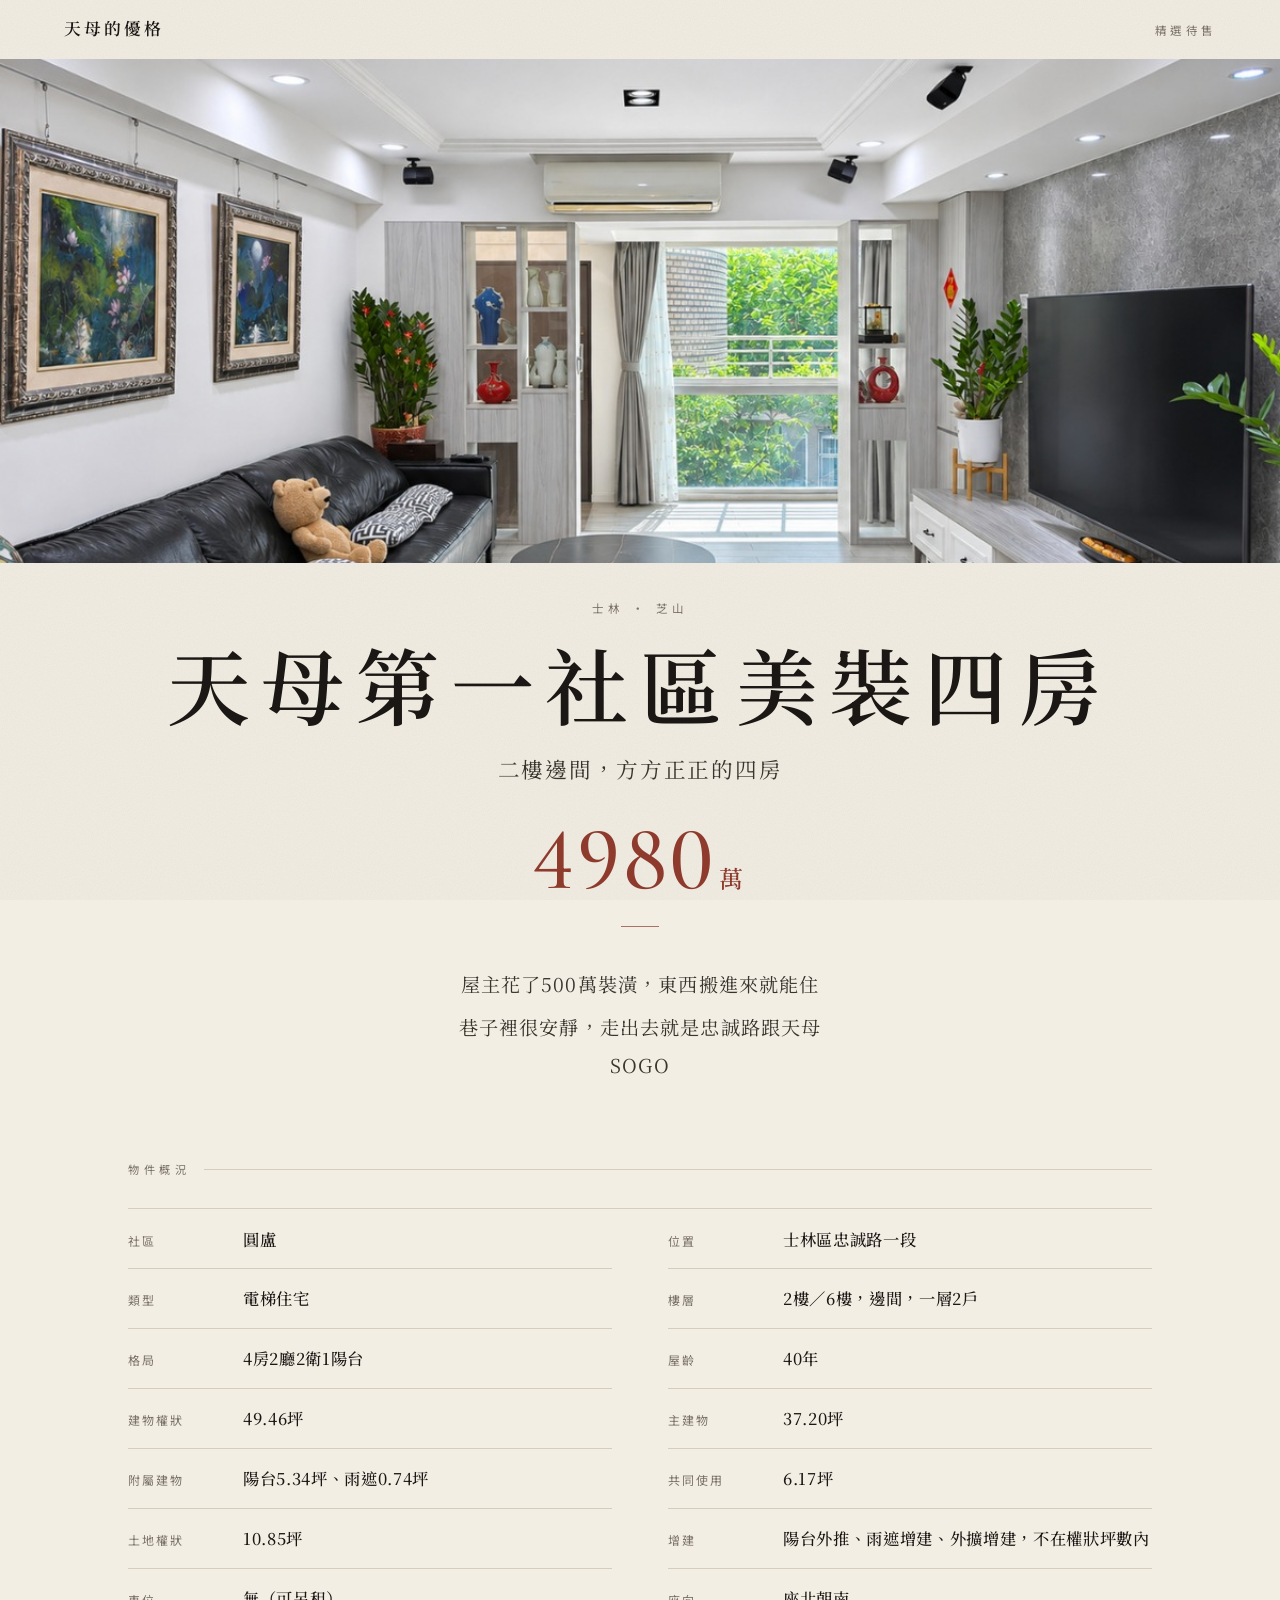
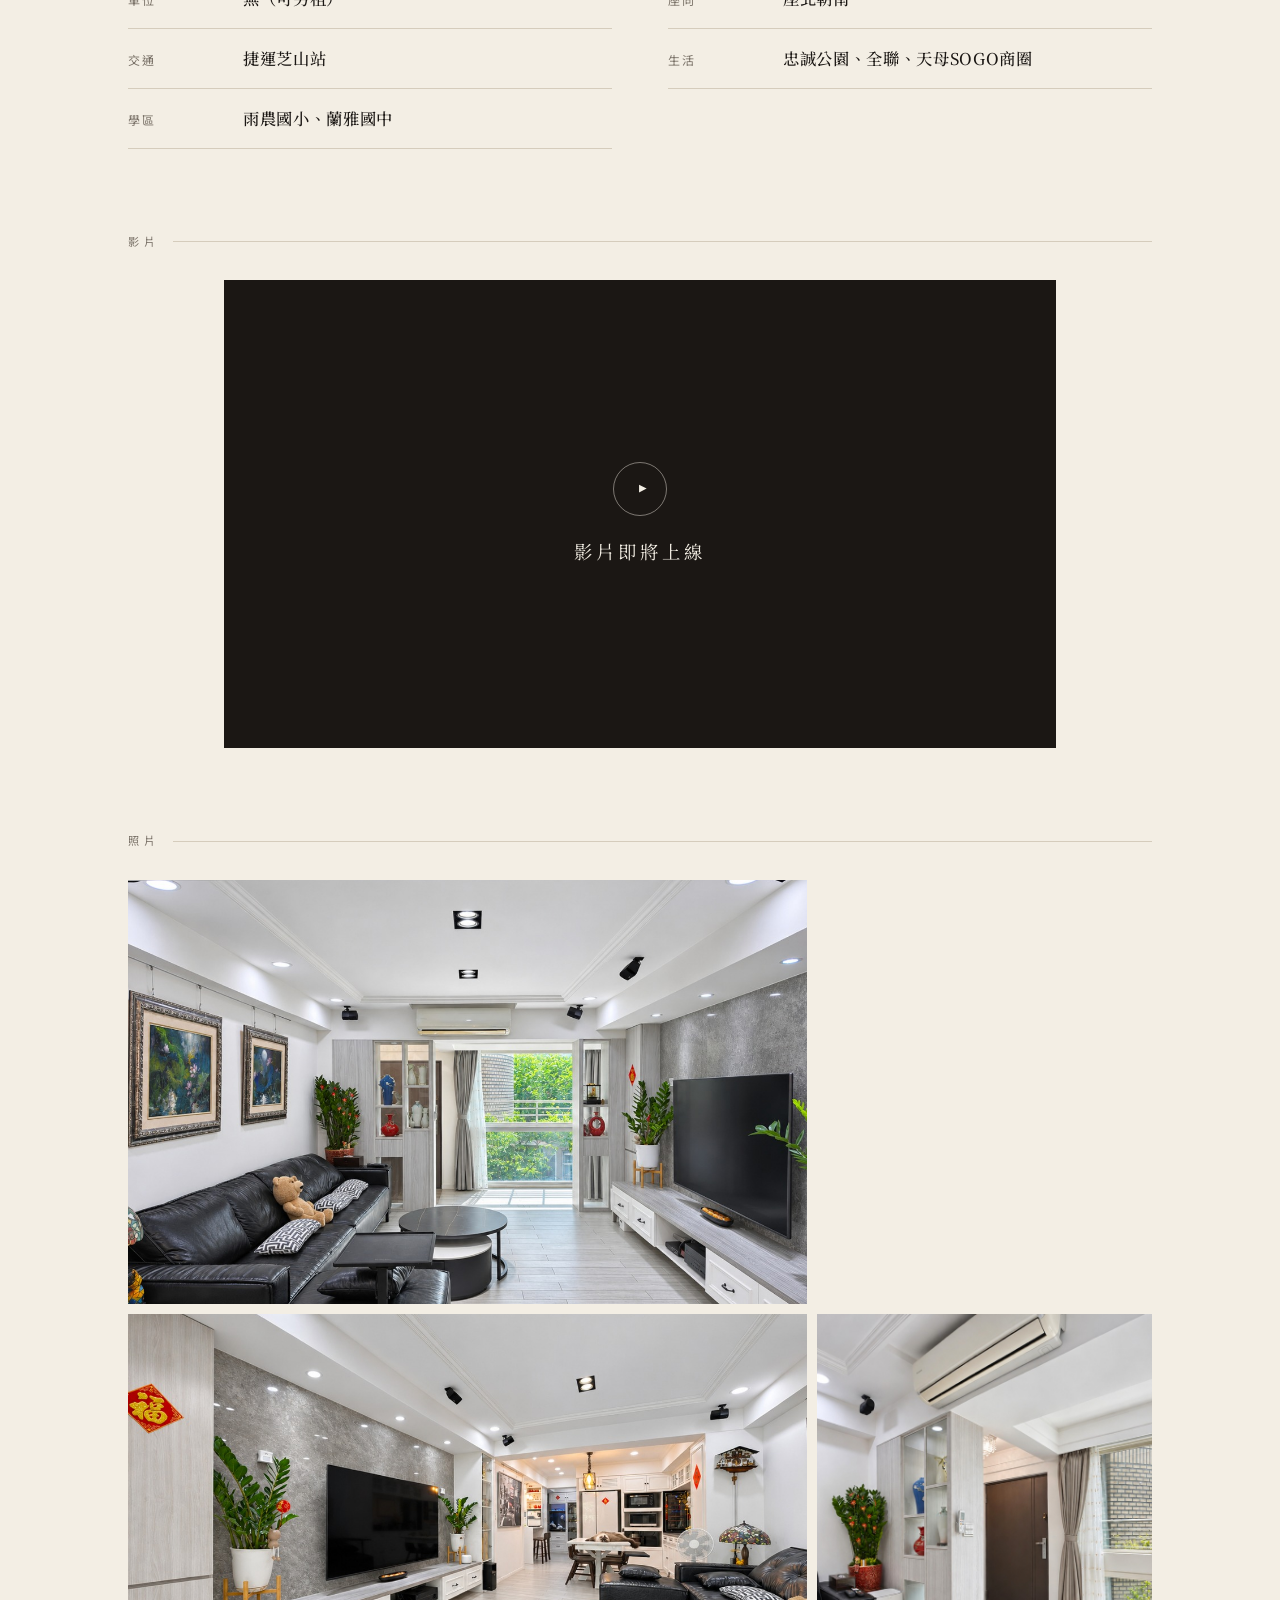
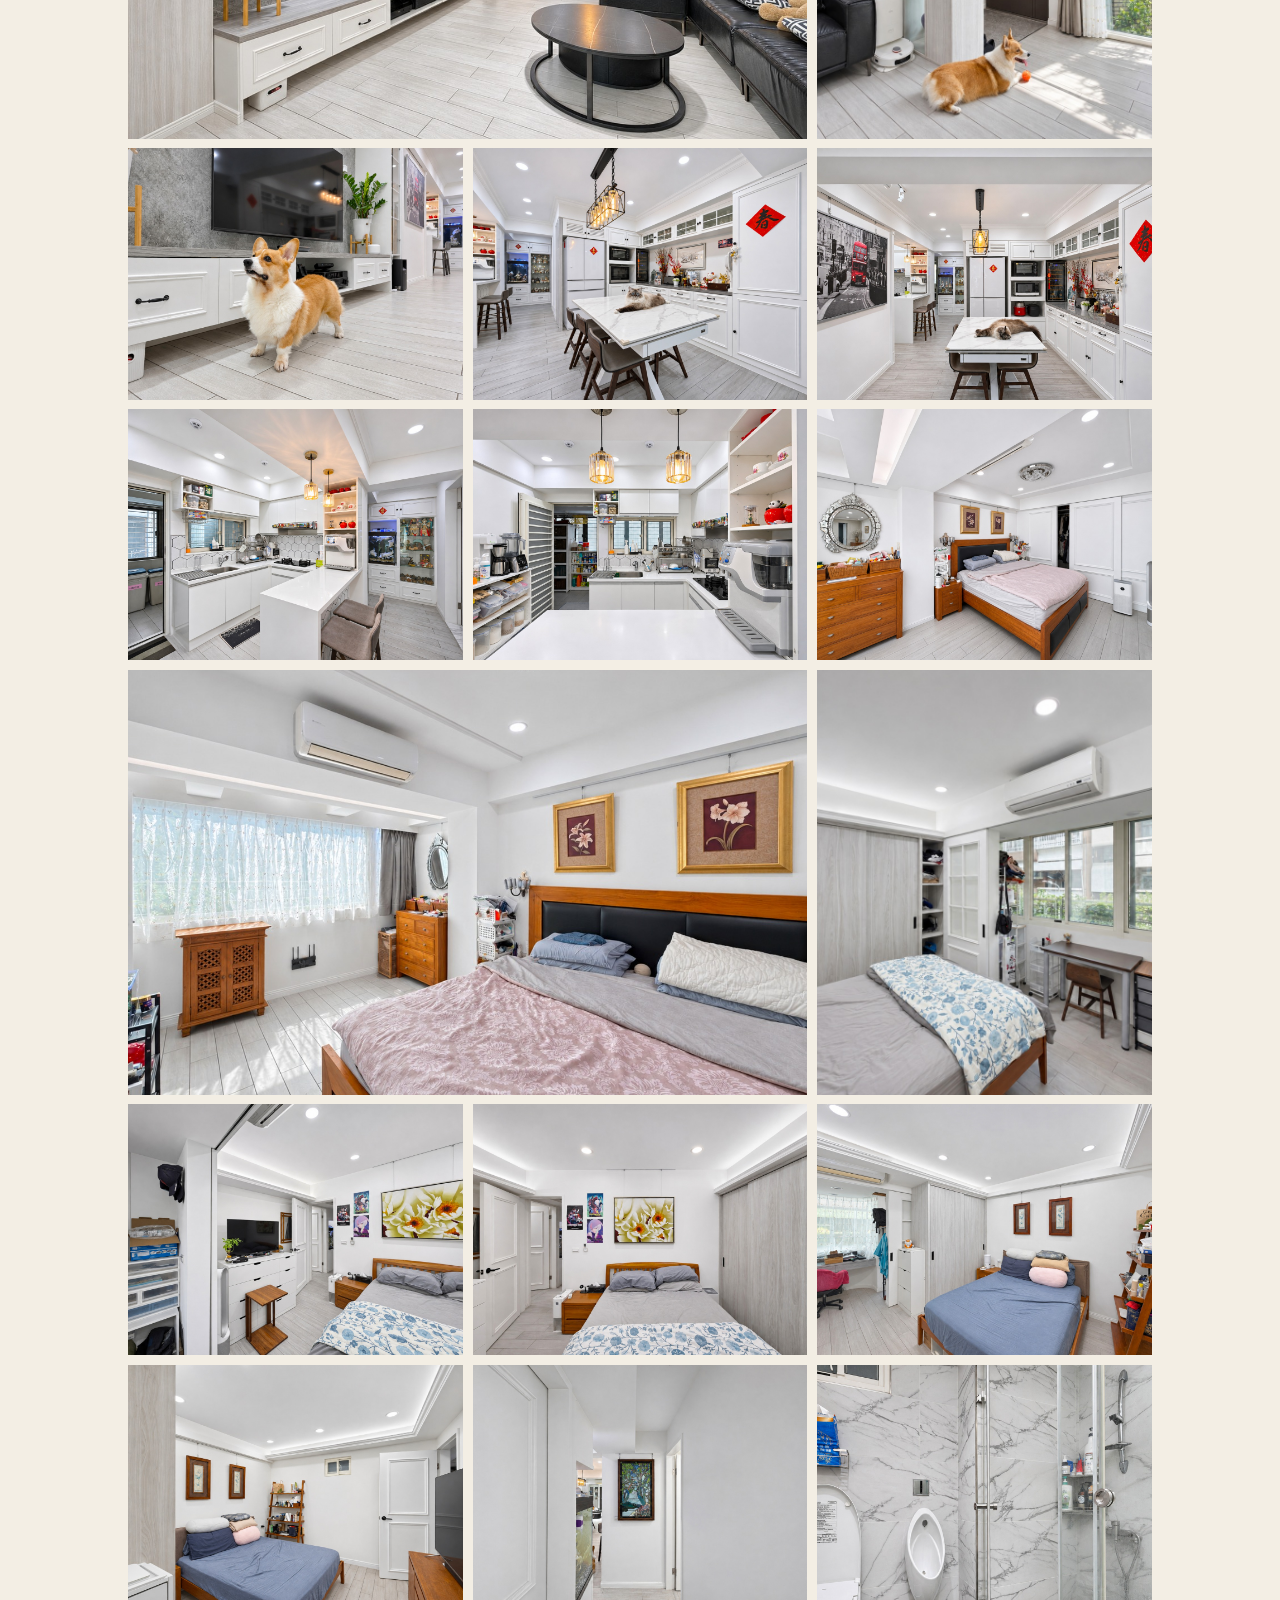
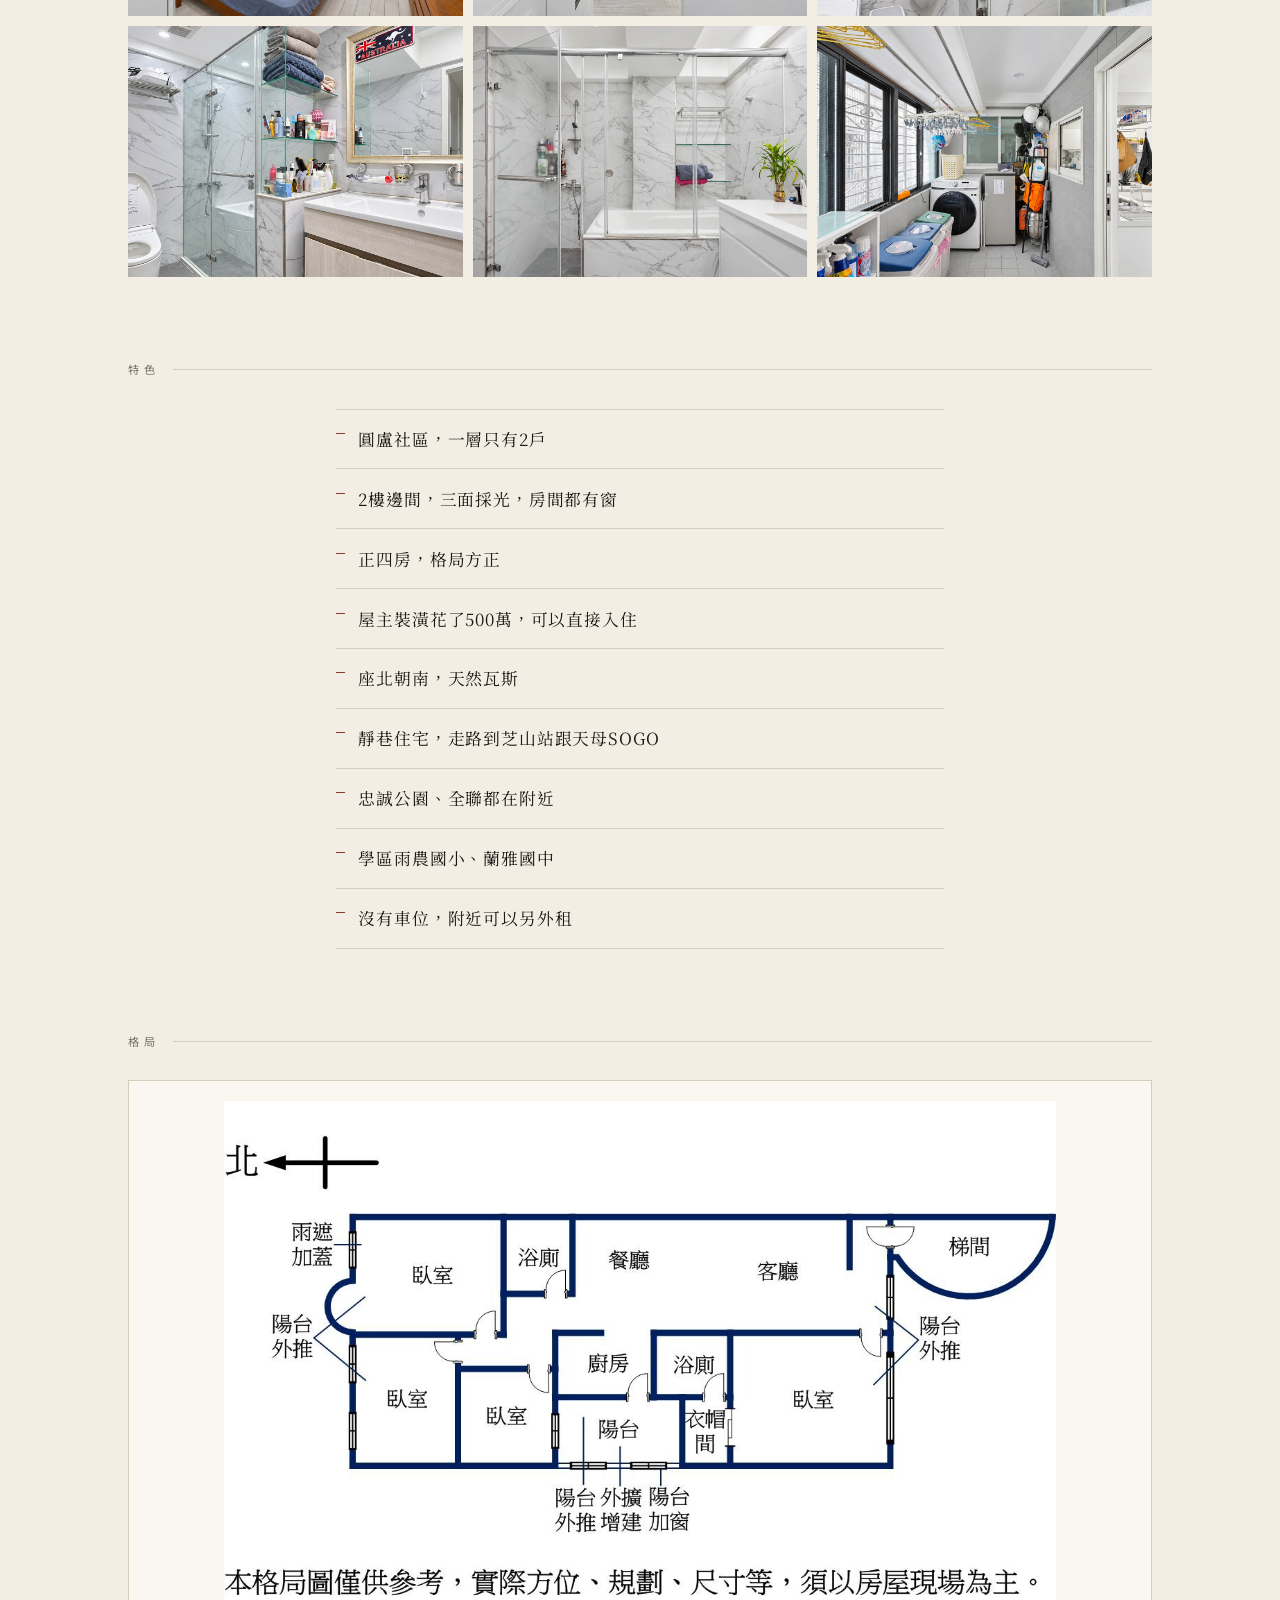
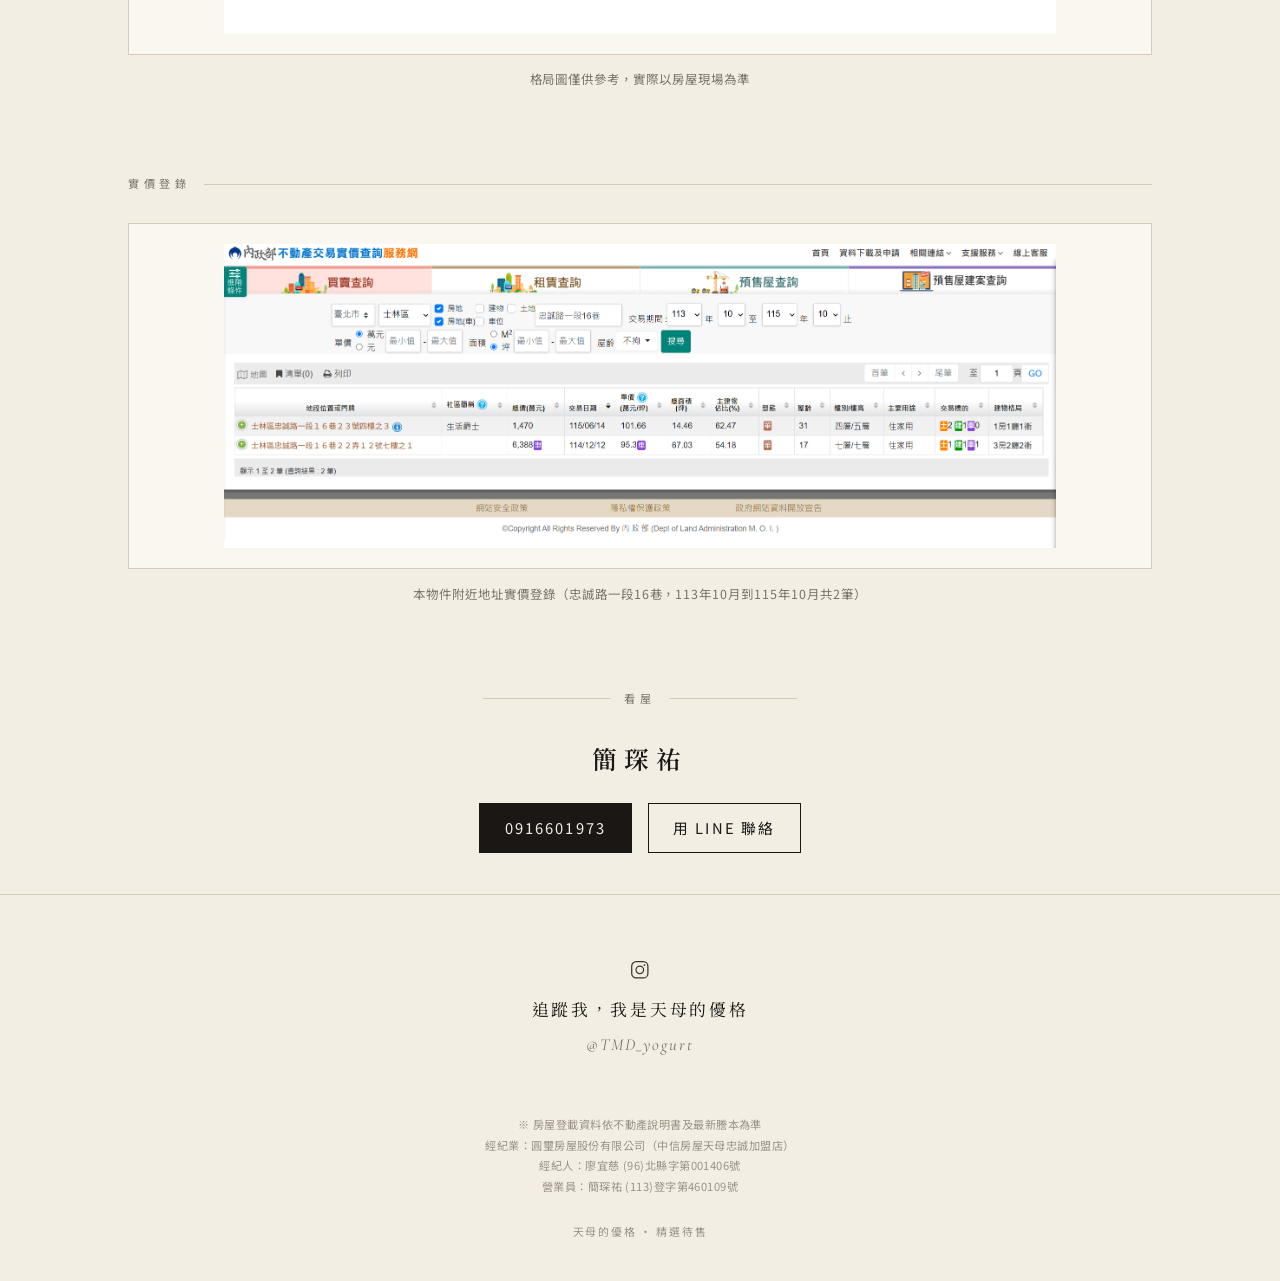
<file: zhongcheng/index.html>
<!DOCTYPE html>
<html lang="zh-Hant">
<head>
  <meta charset="utf-8">
  <meta name="viewport" content="width=device-width, initial-scale=1, viewport-fit=cover">
  <title>天母第一社區美裝四房｜天母的優格 精選待售</title>
  <meta name="description" content="士林區忠誠路一段，二樓邊間，方方正正的四房，開價4980萬">
  <meta name="theme-color" content="#f3eee4">
  <meta property="og:type" content="website">
  <meta property="og:title" content="天母第一社區美裝四房｜天母的優格 精選待售">
  <meta property="og:description" content="士林區忠誠路一段，二樓邊間，方方正正的四房，開價4980萬">
  <meta property="og:image" content="https://storychien.github.io/tmd-yogurt-homes/assets/img/zhongcheng/03.svg">
  <meta name="twitter:card" content="summary_large_image">
  <meta name="twitter:image" content="https://storychien.github.io/tmd-yogurt-homes/assets/img/zhongcheng/03.svg">
  <link rel="canonical" href="https://storychien.github.io/tmd-yogurt-homes/zhongcheng/">
  <link rel="icon" href="../assets/img/favicon.svg" type="image/svg+xml">
  <link rel="preconnect" href="https://fonts.googleapis.com">
  <link rel="preconnect" href="https://fonts.gstatic.com" crossorigin>
  <link href="https://fonts.googleapis.com/css2?family=Cormorant+Garamond:ital,wght@0,400;0,500;0,600;1,400&family=Noto+Sans+TC:wght@300;400;500&family=Noto+Serif+TC:wght@400;500;600;700&display=swap" rel="stylesheet">
  <link rel="stylesheet" href="../assets/css/site.css">
<script data-goatcounter="https://tmdyogurt.goatcounter.com/count" async src="//gc.zgo.at/count.js"></script>
</head>
<body>
  <a class="skip" href="#main">跳到主要內容</a>
  <header class="site-header">
    <a class="wordmark" href="../">天母的優格</a>
    <span class="header-tag">精選待售</span>
  </header>
  <main id="main">
    <figure class="hero reveal">
      <img src="../assets/img/zhongcheng/03.svg" alt="圓盧客廳望向陽台，窗外一片綠" width="1200" height="900" fetchpriority="high">
    </figure>

    <section class="title-block reveal">
      <p class="eyebrow">士林 · 芝山</p>
      <h1>天母第一社區美裝四房</h1>
      <p class="lead">二樓邊間，方方正正的四房</p>
      <p class="price"><span class="num">4980</span><span class="unit">萬</span></p>
    </section>

    <section class="intro reveal">
      <hr class="rule">
      <p>屋主花了500萬裝潢，東西搬進來就能住</p>
      <p>巷子裡很安靜，走出去就是忠誠路跟天母SOGO</p>
    </section>

    <section class="section" id="specs">
      <h2 class="section-title">物件概況</h2>
      <dl class="specs-grid">
        <div><dt>社區</dt><dd>圓盧</dd></div>
        <div><dt>位置</dt><dd>士林區忠誠路一段</dd></div>
        <div><dt>類型</dt><dd>電梯住宅</dd></div>
        <div><dt>樓層</dt><dd>2樓／6樓，邊間，一層2戶</dd></div>
        <div><dt>格局</dt><dd>4房2廳2衛1陽台</dd></div>
        <div><dt>屋齡</dt><dd>40年</dd></div>
        <div><dt>建物權狀</dt><dd>49.46坪</dd></div>
        <div><dt>主建物</dt><dd>37.20坪</dd></div>
        <div><dt>附屬建物</dt><dd>陽台5.34坪、雨遮0.74坪</dd></div>
        <div><dt>共同使用</dt><dd>6.17坪</dd></div>
        <div><dt>土地權狀</dt><dd>10.85坪</dd></div>
        <div><dt>增建</dt><dd>陽台外推、雨遮增建、外擴增建，不在權狀坪數內</dd></div>
        <div><dt>車位</dt><dd>無（可另租）</dd></div>
        <div><dt>座向</dt><dd>座北朝南</dd></div>
        <div><dt>交通</dt><dd>捷運芝山站</dd></div>
        <div><dt>生活</dt><dd>忠誠公園、全聯、天母SOGO商圈</dd></div>
        <div><dt>學區</dt><dd>雨農國小、蘭雅國中</dd></div>
      </dl>
    </section>

    <section class="section" id="video" data-listing="../listings/zhongcheng.json">
      <h2 class="section-title">影片</h2>
      <div class="video-frame is-empty" id="video-frame">
        <div class="video-placeholder">
          <div class="mark"><svg viewBox="0 0 24 24" aria-hidden="true"><polygon points="8,6 20,12 8,18"/></svg></div>
          <p>影片即將上線</p>
        </div>
      </div>
    </section>

    <section class="section" id="photos">
      <h2 class="section-title">照片</h2>
      <div class="gallery-grid">
      <a class="span-2 wide" href="../assets/img/zhongcheng/03.svg" data-gallery data-caption="客廳望向陽台，窗外一片綠"><img src="../assets/img/zhongcheng/03.svg" alt="客廳望向陽台，窗外一片綠" width="1200" height="900" loading="eager"></a>
      <a class="span-2 wide" href="../assets/img/zhongcheng/02.svg" data-gallery data-caption="客廳電視牆，一路看到餐廳跟廚房"><img src="../assets/img/zhongcheng/02.svg" alt="客廳電視牆，一路看到餐廳跟廚房" width="1200" height="900" loading="eager"></a>
      <a href="../assets/img/zhongcheng/01.svg" data-gallery data-caption="客廳另一側，大窗邊間採光"><img src="../assets/img/zhongcheng/01.svg" alt="客廳另一側，大窗邊間採光" width="1200" height="900" loading="lazy"></a>
      <a href="../assets/img/zhongcheng/06.svg" data-gallery data-caption="電視櫃與客廳"><img src="../assets/img/zhongcheng/06.svg" alt="電視櫃與客廳" width="1200" height="900" loading="lazy"></a>
      <a href="../assets/img/zhongcheng/04.svg" data-gallery data-caption="餐廳中島"><img src="../assets/img/zhongcheng/04.svg" alt="餐廳中島" width="1200" height="900" loading="lazy"></a>
      <a href="../assets/img/zhongcheng/07.svg" data-gallery data-caption="餐廳與整面收納櫃"><img src="../assets/img/zhongcheng/07.svg" alt="餐廳與整面收納櫃" width="1200" height="900" loading="lazy"></a>
      <a href="../assets/img/zhongcheng/05.svg" data-gallery data-caption="廚房"><img src="../assets/img/zhongcheng/05.svg" alt="廚房" width="1200" height="900" loading="lazy"></a>
      <a href="../assets/img/zhongcheng/16.svg" data-gallery data-caption="廚房另一側"><img src="../assets/img/zhongcheng/16.svg" alt="廚房另一側" width="1200" height="900" loading="lazy"></a>
      <a href="../assets/img/zhongcheng/08.svg" data-gallery data-caption="主臥"><img src="../assets/img/zhongcheng/08.svg" alt="主臥" width="1200" height="900" loading="lazy"></a>
      <a class="span-2 wide" href="../assets/img/zhongcheng/09.svg" data-gallery data-caption="臥室，大窗採光"><img src="../assets/img/zhongcheng/09.svg" alt="臥室，大窗採光" width="1200" height="900" loading="lazy"></a>
      <a href="../assets/img/zhongcheng/10.svg" data-gallery data-caption="臥室與書桌"><img src="../assets/img/zhongcheng/10.svg" alt="臥室與書桌" width="1200" height="900" loading="lazy"></a>
      <a href="../assets/img/zhongcheng/11.svg" data-gallery data-caption="臥室"><img src="../assets/img/zhongcheng/11.svg" alt="臥室" width="1200" height="900" loading="lazy"></a>
      <a href="../assets/img/zhongcheng/12.svg" data-gallery data-caption="臥室收納"><img src="../assets/img/zhongcheng/12.svg" alt="臥室收納" width="1200" height="900" loading="lazy"></a>
      <a href="../assets/img/zhongcheng/14.svg" data-gallery data-caption="臥室"><img src="../assets/img/zhongcheng/14.svg" alt="臥室" width="1200" height="900" loading="lazy"></a>
      <a href="../assets/img/zhongcheng/15.svg" data-gallery data-caption="臥室另一角"><img src="../assets/img/zhongcheng/15.svg" alt="臥室另一角" width="1200" height="900" loading="lazy"></a>
      <a href="../assets/img/zhongcheng/13.svg" data-gallery data-caption="走道"><img src="../assets/img/zhongcheng/13.svg" alt="走道" width="1200" height="900" loading="lazy"></a>
      <a href="../assets/img/zhongcheng/17.svg" data-gallery data-caption="衛浴"><img src="../assets/img/zhongcheng/17.svg" alt="衛浴" width="1200" height="900" loading="lazy"></a>
      <a href="../assets/img/zhongcheng/18.svg" data-gallery data-caption="衛浴"><img src="../assets/img/zhongcheng/18.svg" alt="衛浴" width="1200" height="900" loading="lazy"></a>
      <a href="../assets/img/zhongcheng/19.svg" data-gallery data-caption="衛浴乾濕分離"><img src="../assets/img/zhongcheng/19.svg" alt="衛浴乾濕分離" width="1200" height="900" loading="lazy"></a>
      <a href="../assets/img/zhongcheng/20.svg" data-gallery data-caption="工作陽台"><img src="../assets/img/zhongcheng/20.svg" alt="工作陽台" width="1200" height="900" loading="lazy"></a>
      </div>
    </section>

    <section class="section" id="features">
      <h2 class="section-title">特色</h2>
      <ul class="feature-list">
        <li>圓盧社區，一層只有2戶</li>
        <li>2樓邊間，三面採光，房間都有窗</li>
        <li>正四房，格局方正</li>
        <li>屋主裝潢花了500萬，可以直接入住</li>
        <li>座北朝南，天然瓦斯</li>
        <li>靜巷住宅，走路到芝山站跟天母SOGO</li>
        <li>忠誠公園、全聯都在附近</li>
        <li>學區雨農國小、蘭雅國中</li>
        <li>沒有車位，附近可以另外租</li>
      </ul>
    </section>

    <section class="section" id="floorplan">
      <h2 class="section-title">格局</h2>
      <div class="floorplan-frame">
        <a href="../assets/img/zhongcheng/floorplan.svg" data-gallery data-caption="格局圖僅供參考，實際以房屋現場為準">
          <img src="../assets/img/zhongcheng/floorplan.svg" alt="格局圖，僅供參考，實際以房屋現場為準" width="1200" height="805" loading="lazy">
        </a>
      </div>
      <p class="caption">格局圖僅供參考，實際以房屋現場為準</p>
    </section>

    <section class="section" id="realprice">
      <h2 class="section-title">實價登錄</h2>
      <div class="floorplan-frame">
        <a href="realprice.svg" data-gallery data-caption="本物件附近地址實價登錄">
          <img src="realprice.svg" alt="本物件附近地址實價登錄" loading="lazy">
        </a>
      </div>
      <p class="caption">本物件附近地址實價登錄（忠誠路一段16巷，113年10月到115年10月共2筆）</p>
    </section>

    <section class="section contact" id="contact">
      <h2 class="section-title">看屋</h2>
      <p class="agent-name">簡琛祐</p>
      <div class="contact-actions">
        <a class="btn btn-solid" href="tel:0916601973">0916601973</a>
        <a class="btn btn-line" href="https://line.me/ti/p/G1rRvflCQE" rel="noopener" target="_blank">用 LINE 聯絡</a>
      </div>
    </section>
  </main>
  <footer class="site-footer">
    <a class="ig-entry" href="https://www.instagram.com/TMD_yogurt/" rel="noopener" target="_blank">
      <svg class="ig-icon" viewBox="0 0 24 24" aria-hidden="true">
  <rect x="3" y="3" width="18" height="18" rx="5" fill="none" stroke="currentColor" stroke-width="1.4"/>
  <circle cx="12" cy="12" r="4.2" fill="none" stroke="currentColor" stroke-width="1.4"/>
  <circle cx="17.2" cy="6.8" r="1" fill="currentColor"/>
</svg>
      <span class="ig-line">追蹤我，我是天母的優格</span>
      <span class="ig-handle">@TMD_yogurt</span>
    </a>
    <div class="legal">
      <p>※ 房屋登載資料依不動產說明書及最新謄本為準</p>
      <p>經紀業：圓璽房屋股份有限公司（中信房屋天母忠誠加盟店）</p>
      <p>經紀人：廖宜慈 (96)北縣字第001406號</p>
      <p>營業員：簡琛祐 (113)登字第460109號</p>
    </div>
    <p class="copyright">天母的優格 · 精選待售</p>
  </footer>
  <script src="../assets/js/site.js"></script>
</body>
</html>
</file>
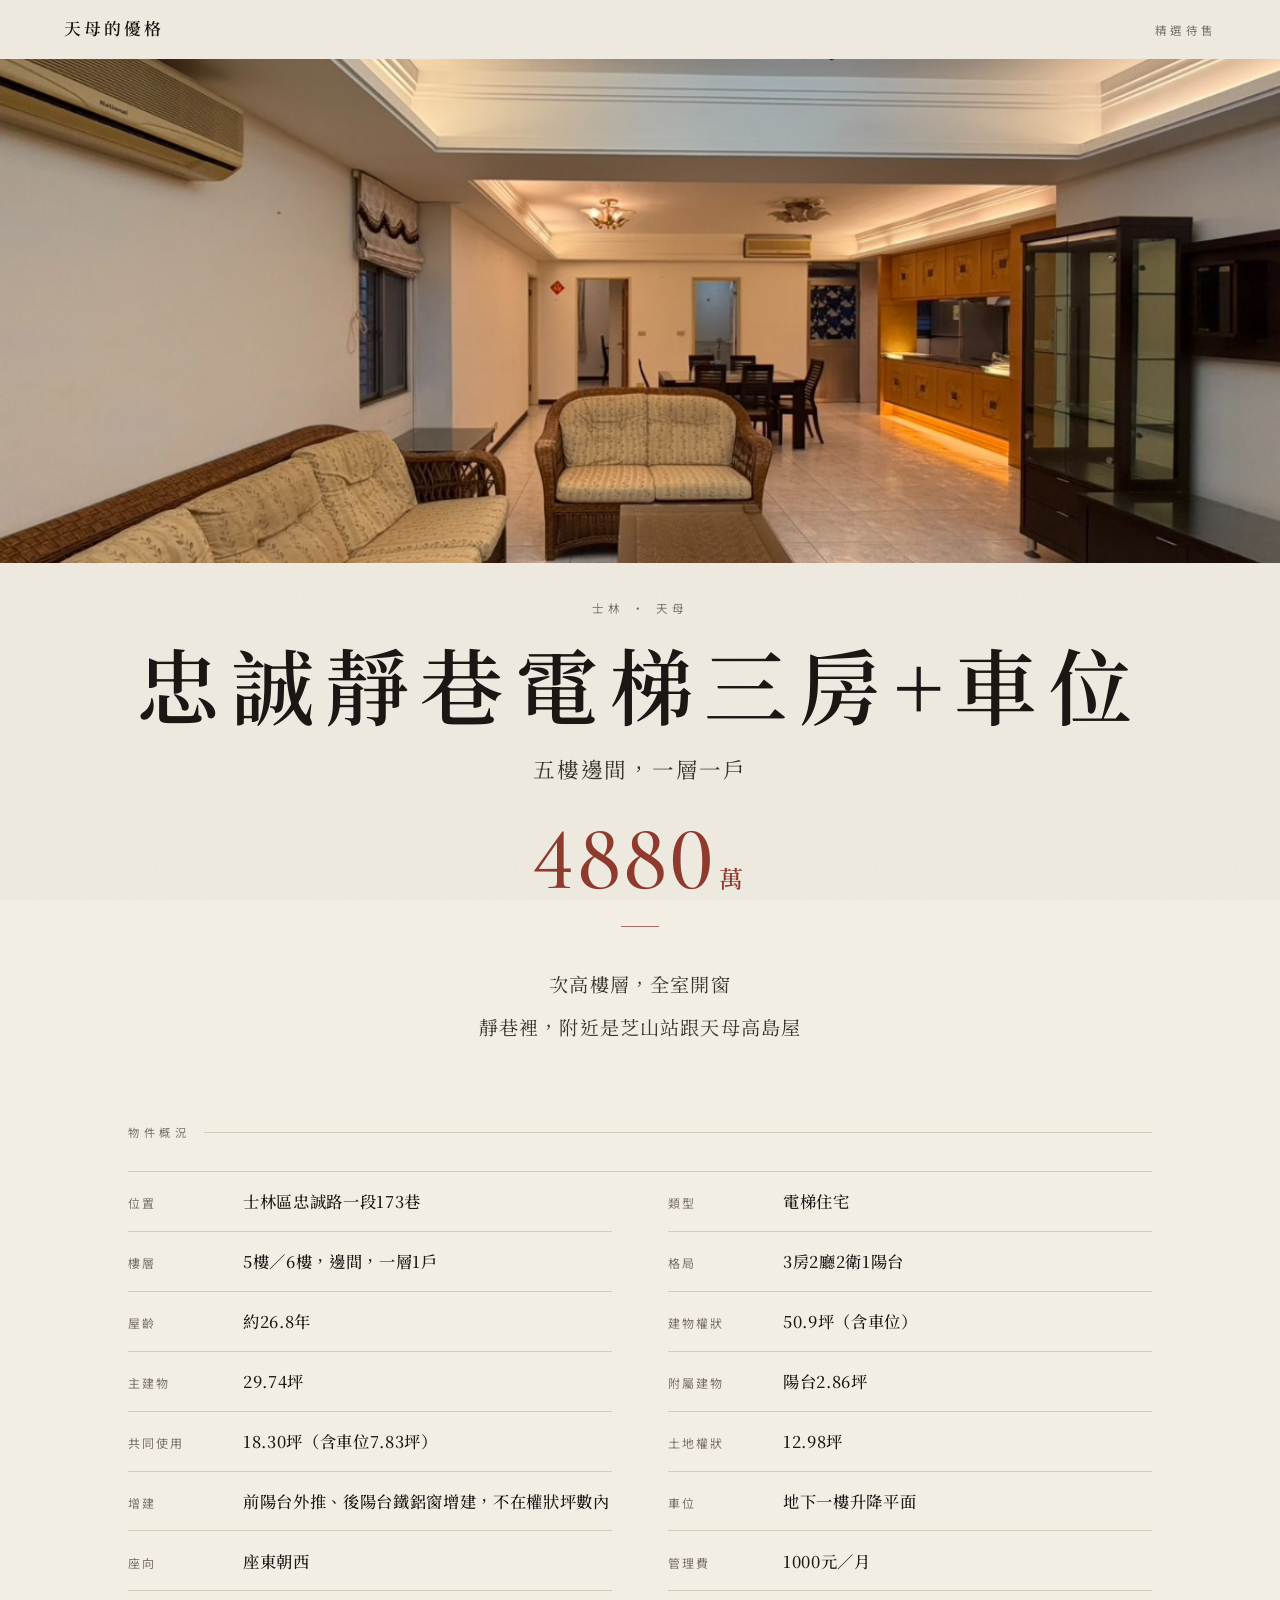
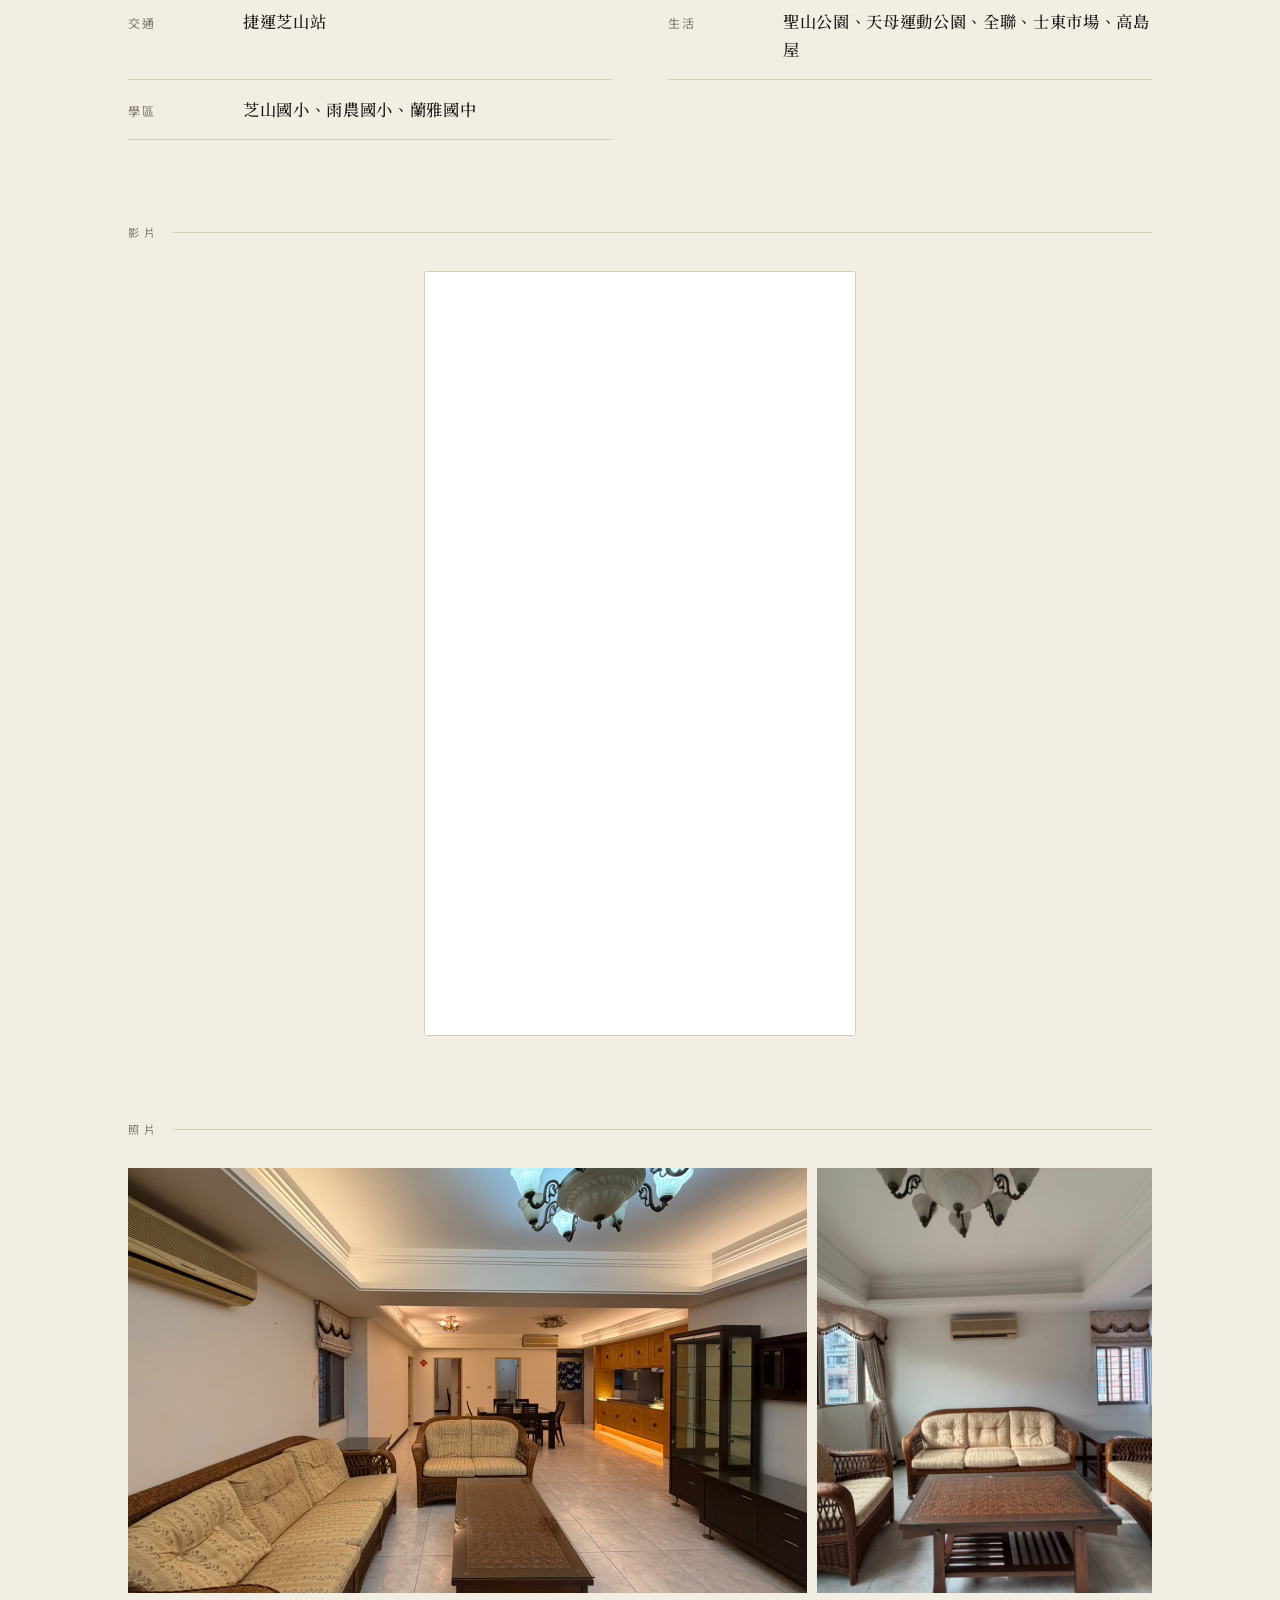
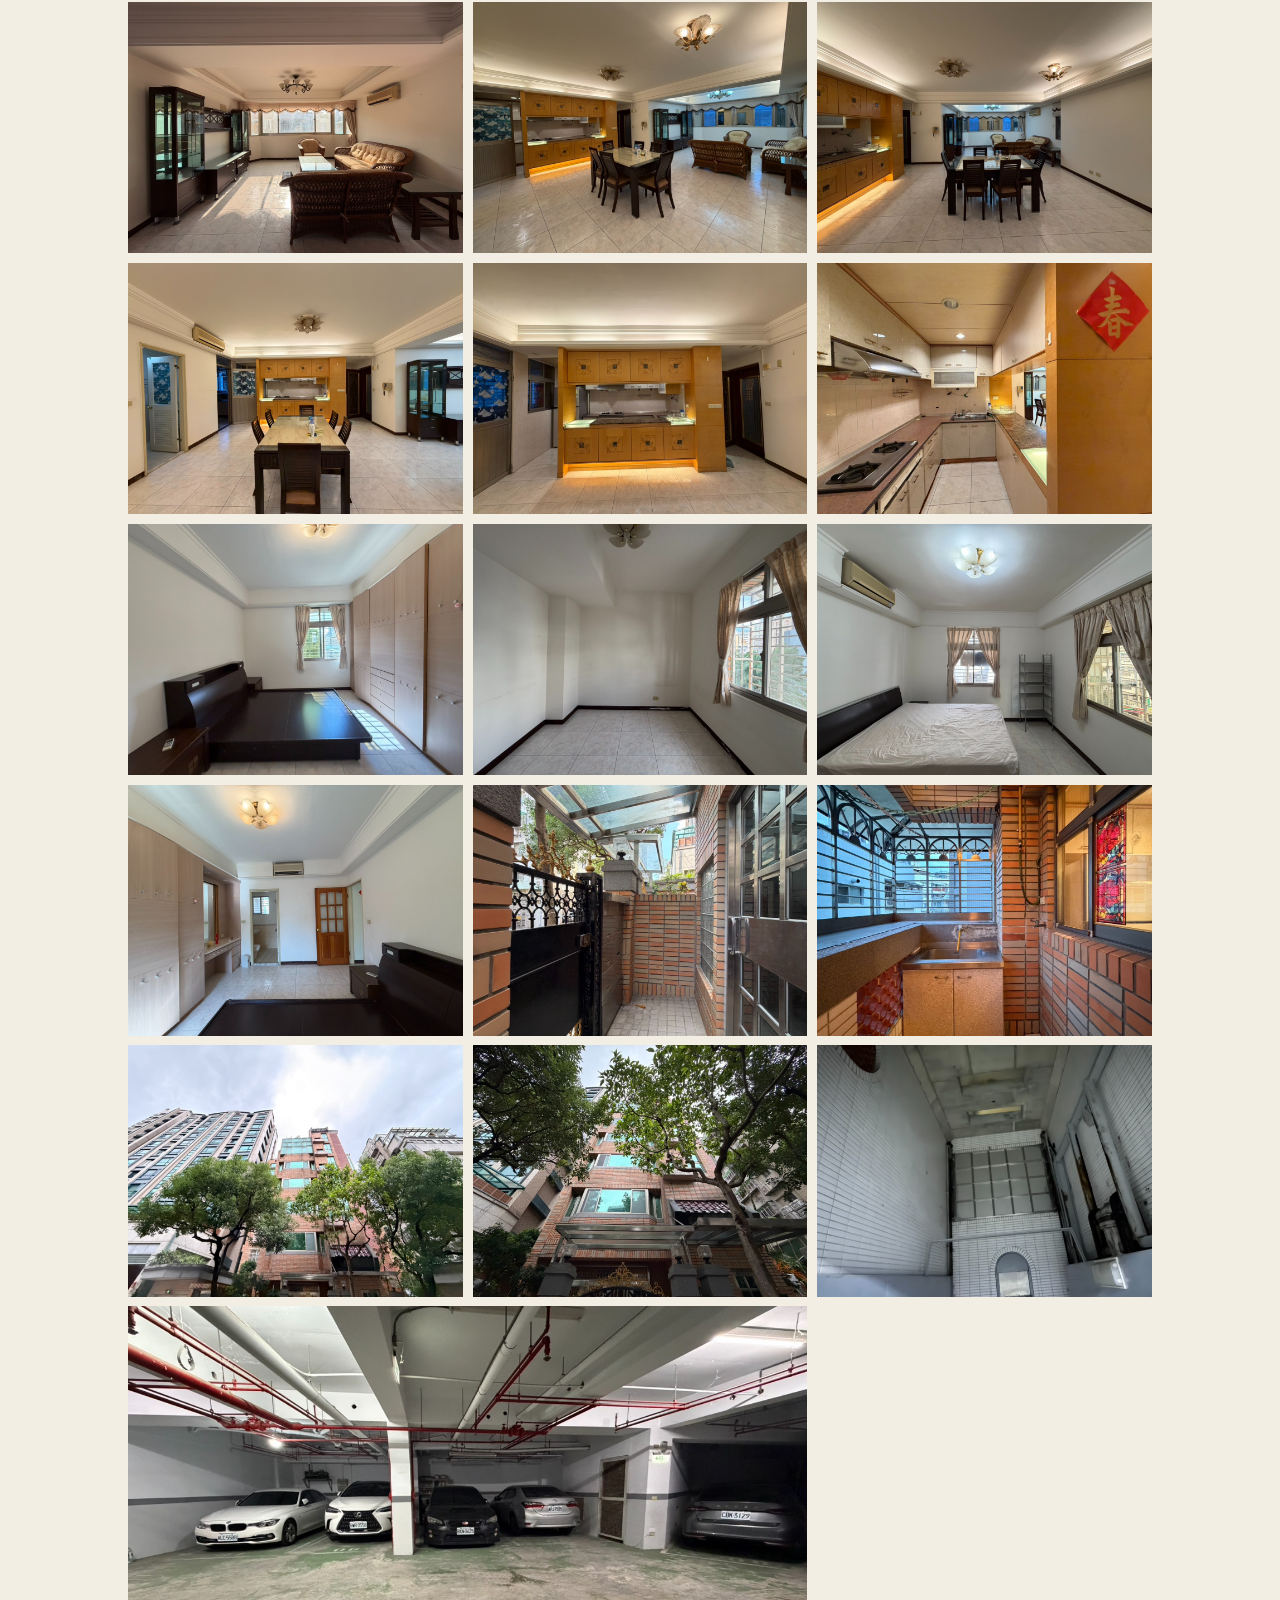
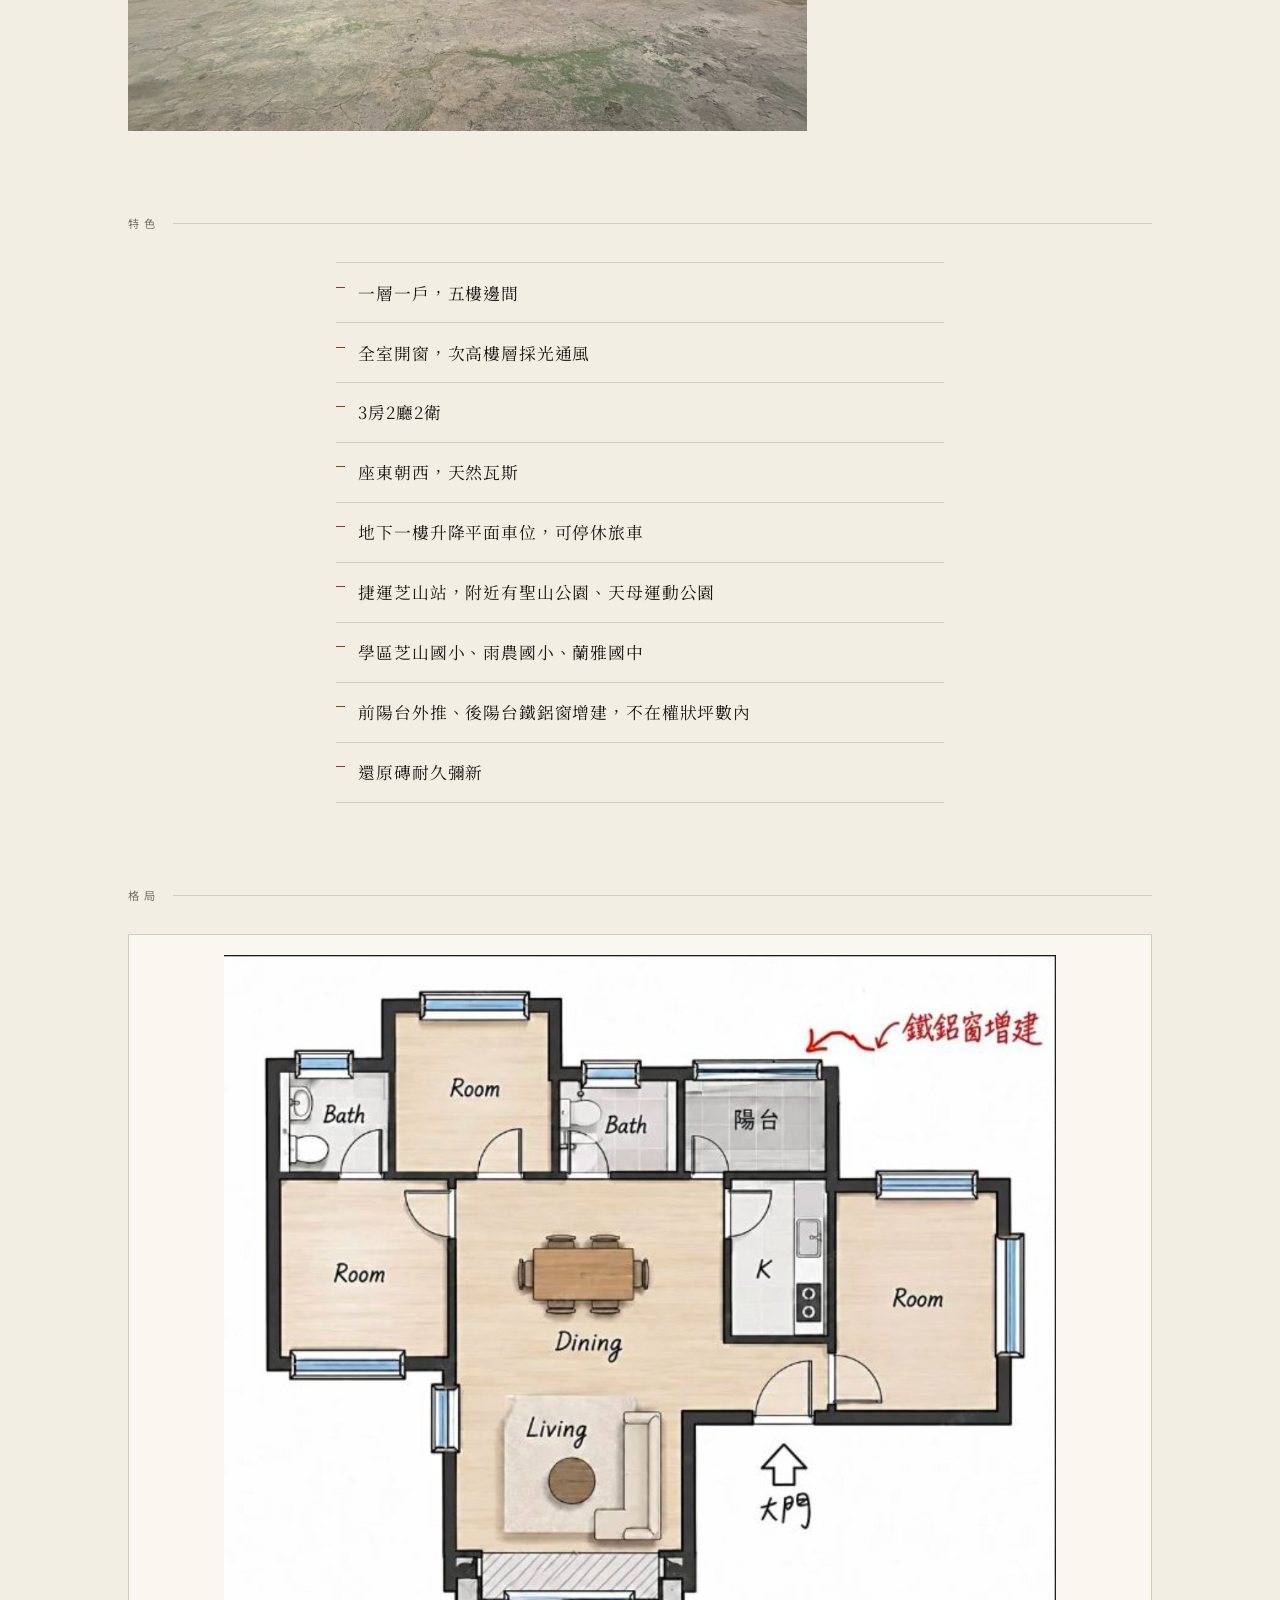
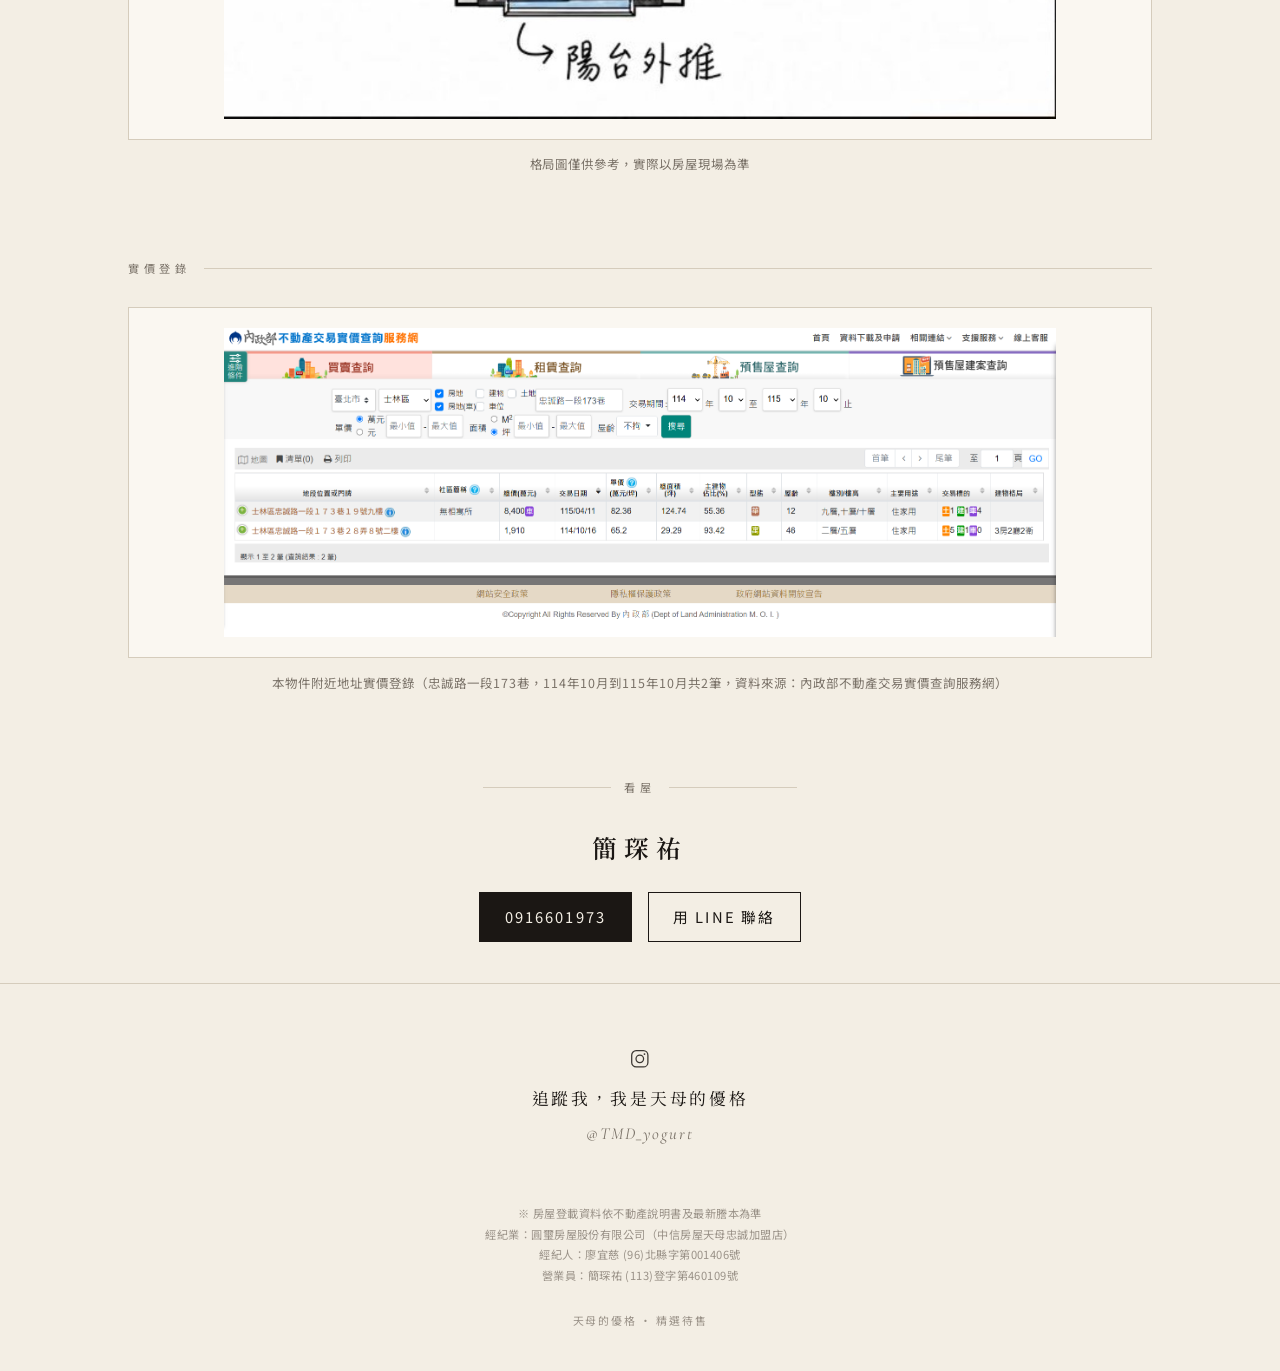
<file: zhongjing/index.html>
<!DOCTYPE html>
<html lang="zh-Hant">
<head>
  <meta charset="utf-8">
  <meta name="viewport" content="width=device-width, initial-scale=1, viewport-fit=cover">
  <title>忠誠靜巷電梯三房+車位｜天母的優格 精選待售</title>
  <meta name="description" content="士林區忠誠路一段173巷，五樓邊間，一層一戶，開價4880萬">
  <meta name="theme-color" content="#f3eee4">
  <meta property="og:type" content="website">
  <meta property="og:title" content="忠誠靜巷電梯三房+車位｜天母的優格 精選待售">
  <meta property="og:description" content="士林區忠誠路一段173巷，五樓邊間，一層一戶，開價4880萬">
  <meta property="og:image" content="https://storychien.github.io/tmd-yogurt-homes/assets/img/zhongjing/04.svg">
  <meta name="twitter:card" content="summary_large_image">
  <meta name="twitter:image" content="https://storychien.github.io/tmd-yogurt-homes/assets/img/zhongjing/04.svg">
  <link rel="canonical" href="https://storychien.github.io/tmd-yogurt-homes/zhongjing/">
  <link rel="icon" href="../assets/img/favicon.svg" type="image/svg+xml">
  <link rel="preconnect" href="https://fonts.googleapis.com">
  <link rel="preconnect" href="https://fonts.gstatic.com" crossorigin>
  <link href="https://fonts.googleapis.com/css2?family=Cormorant+Garamond:ital,wght@0,400;0,500;0,600;1,400&family=Noto+Sans+TC:wght@300;400;500&family=Noto+Serif+TC:wght@400;500;600;700&display=swap" rel="stylesheet">
  <link rel="stylesheet" href="../assets/css/site.css">
<script data-goatcounter="https://tmdyogurt.goatcounter.com/count" async src="//gc.zgo.at/count.js"></script>
</head>
<body>
  <a class="skip" href="#main">跳到主要內容</a>
  <header class="site-header">
    <a class="wordmark" href="../">天母的優格</a>
    <span class="header-tag">精選待售</span>
  </header>
  <main id="main">
    <figure class="hero reveal">
      <img src="../assets/img/zhongjing/04.svg" alt="客廳望向餐廳與廚房" width="1200" height="900" fetchpriority="high">
    </figure>

    <section class="title-block reveal">
      <p class="eyebrow">士林 · 天母</p>
      <h1>忠誠靜巷電梯三房+車位</h1>
      <p class="lead">五樓邊間，一層一戶</p>
      <p class="price"><span class="num">4880</span><span class="unit">萬</span></p>
    </section>

    <section class="intro reveal">
      <hr class="rule">
      <p>次高樓層，全室開窗</p>
      <p>靜巷裡，附近是芝山站跟天母高島屋</p>
    </section>

    <section class="section" id="specs">
      <h2 class="section-title">物件概況</h2>
      <dl class="specs-grid">
        <div><dt>位置</dt><dd>士林區忠誠路一段173巷</dd></div>
        <div><dt>類型</dt><dd>電梯住宅</dd></div>
        <div><dt>樓層</dt><dd>5樓／6樓，邊間，一層1戶</dd></div>
        <div><dt>格局</dt><dd>3房2廳2衛1陽台</dd></div>
        <div><dt>屋齡</dt><dd>約26.8年</dd></div>
        <div><dt>建物權狀</dt><dd>50.9坪（含車位）</dd></div>
        <div><dt>主建物</dt><dd>29.74坪</dd></div>
        <div><dt>附屬建物</dt><dd>陽台2.86坪</dd></div>
        <div><dt>共同使用</dt><dd>18.30坪（含車位7.83坪）</dd></div>
        <div><dt>土地權狀</dt><dd>12.98坪</dd></div>
        <div><dt>增建</dt><dd>前陽台外推、後陽台鐵鋁窗增建，不在權狀坪數內</dd></div>
        <div><dt>車位</dt><dd>地下一樓升降平面</dd></div>
        <div><dt>座向</dt><dd>座東朝西</dd></div>
        <div><dt>管理費</dt><dd>1000元／月</dd></div>
        <div><dt>交通</dt><dd>捷運芝山站</dd></div>
        <div><dt>生活</dt><dd>聖山公園、天母運動公園、全聯、士東市場、高島屋</dd></div>
        <div><dt>學區</dt><dd>芝山國小、雨農國小、蘭雅國中</dd></div>
      </dl>
    </section>

    <section class="section" id="video" data-listing="../listings/zhongjing.json" data-video="https://www.instagram.com/reel/DfZnkJlMvAd/">
      <h2 class="section-title">影片</h2>
      <div class="video-frame is-empty" id="video-frame">
        <div class="video-placeholder">
          <div class="mark"><svg viewBox="0 0 24 24" aria-hidden="true"><polygon points="8,6 20,12 8,18"/></svg></div>
          <p>影片即將上線</p>
        </div>
      </div>
    </section>

    <section class="section" id="photos">
      <h2 class="section-title">照片</h2>
      <div class="gallery-grid">
      <a class="span-2 wide" href="../assets/img/zhongjing/04.svg" data-gallery data-caption="客廳望向餐廳與廚房"><img src="../assets/img/zhongjing/04.svg" alt="客廳望向餐廳與廚房" width="1200" height="900" loading="eager"></a>
      <a href="../assets/img/zhongjing/14.svg" data-gallery data-caption="客廳沙發區"><img src="../assets/img/zhongjing/14.svg" alt="客廳沙發區" width="1200" height="900" loading="eager"></a>
      <a href="../assets/img/zhongjing/15.svg" data-gallery data-caption="從窗邊看客廳"><img src="../assets/img/zhongjing/15.svg" alt="從窗邊看客廳" width="1200" height="900" loading="lazy"></a>
      <a href="../assets/img/zhongjing/13.svg" data-gallery data-caption="餐廳與客廳"><img src="../assets/img/zhongjing/13.svg" alt="餐廳與客廳" width="1200" height="900" loading="lazy"></a>
      <a href="../assets/img/zhongjing/16.svg" data-gallery data-caption="廚房望向餐廳與客廳"><img src="../assets/img/zhongjing/16.svg" alt="廚房望向餐廳與客廳" width="1200" height="900" loading="lazy"></a>
      <a href="../assets/img/zhongjing/06.svg" data-gallery data-caption="餐廳"><img src="../assets/img/zhongjing/06.svg" alt="餐廳" width="1200" height="900" loading="lazy"></a>
      <a href="../assets/img/zhongjing/05.svg" data-gallery data-caption="廚房"><img src="../assets/img/zhongjing/05.svg" alt="廚房" width="1200" height="900" loading="lazy"></a>
      <a href="../assets/img/zhongjing/07.svg" data-gallery data-caption="廚房爐具與收納櫃"><img src="../assets/img/zhongjing/07.svg" alt="廚房爐具與收納櫃" width="1200" height="900" loading="lazy"></a>
      <a href="../assets/img/zhongjing/09.svg" data-gallery data-caption="房間，窗邊有臥榻"><img src="../assets/img/zhongjing/09.svg" alt="房間，窗邊有臥榻" width="1200" height="900" loading="lazy"></a>
      <a href="../assets/img/zhongjing/10.svg" data-gallery data-caption="房間，窗邊採光"><img src="../assets/img/zhongjing/10.svg" alt="房間，窗邊採光" width="1200" height="900" loading="lazy"></a>
      <a href="../assets/img/zhongjing/11.svg" data-gallery data-caption="臥室"><img src="../assets/img/zhongjing/11.svg" alt="臥室" width="1200" height="900" loading="lazy"></a>
      <a href="../assets/img/zhongjing/12.svg" data-gallery data-caption="房間"><img src="../assets/img/zhongjing/12.svg" alt="房間" width="1200" height="900" loading="lazy"></a>
      <a href="../assets/img/zhongjing/03.svg" data-gallery data-caption="陽台"><img src="../assets/img/zhongjing/03.svg" alt="陽台" width="1200" height="900" loading="lazy"></a>
      <a href="../assets/img/zhongjing/08.svg" data-gallery data-caption="後陽台"><img src="../assets/img/zhongjing/08.svg" alt="後陽台" width="1200" height="900" loading="lazy"></a>
      <a href="../assets/img/zhongjing/01.svg" data-gallery data-caption="社區外觀"><img src="../assets/img/zhongjing/01.svg" alt="社區外觀" width="1200" height="900" loading="lazy"></a>
      <a href="../assets/img/zhongjing/02.svg" data-gallery data-caption="社區外觀另一側"><img src="../assets/img/zhongjing/02.svg" alt="社區外觀另一側" width="1200" height="900" loading="lazy"></a>
      <a href="../assets/img/zhongjing/17.svg" data-gallery data-caption="梯廳"><img src="../assets/img/zhongjing/17.svg" alt="梯廳" width="1200" height="900" loading="lazy"></a>
      <a class="span-2 wide" href="../assets/img/zhongjing/18.svg" data-gallery data-caption="地下一樓停車空間"><img src="../assets/img/zhongjing/18.svg" alt="地下一樓停車空間" width="1200" height="900" loading="lazy"></a>
      </div>
    </section>

    <section class="section" id="features">
      <h2 class="section-title">特色</h2>
      <ul class="feature-list">
        <li>一層一戶，五樓邊間</li>
        <li>全室開窗，次高樓層採光通風</li>
        <li>3房2廳2衛</li>
        <li>座東朝西，天然瓦斯</li>
        <li>地下一樓升降平面車位，可停休旅車</li>
        <li>捷運芝山站，附近有聖山公園、天母運動公園</li>
        <li>學區芝山國小、雨農國小、蘭雅國中</li>
        <li>前陽台外推、後陽台鐵鋁窗增建，不在權狀坪數內</li>
        <li>還原磚耐久彌新</li>
      </ul>
    </section>

    <section class="section" id="floorplan">
      <h2 class="section-title">格局</h2>
      <div class="floorplan-frame">
        <a href="../assets/img/zhongjing/floorplan.svg" data-gallery data-caption="格局圖僅供參考，實際以房屋現場為準">
          <img src="../assets/img/zhongjing/floorplan.svg" alt="格局圖，僅供參考，實際以房屋現場為準" width="1200" height="1101" loading="lazy">
        </a>
      </div>
      <p class="caption">格局圖僅供參考，實際以房屋現場為準</p>
    </section>

    <section class="section" id="realprice">
      <h2 class="section-title">實價登錄</h2>
      <div class="floorplan-frame">
        <a href="realprice.svg" data-gallery data-caption="本物件附近地址實價登錄">
          <img src="realprice.svg" alt="本物件附近地址實價登錄" loading="lazy">
        </a>
      </div>
      <p class="caption">本物件附近地址實價登錄（忠誠路一段173巷，114年10月到115年10月共2筆，資料來源：內政部不動產交易實價查詢服務網）</p>
    </section>

    <section class="section contact" id="contact">
      <h2 class="section-title">看屋</h2>
      <p class="agent-name">簡琛祐</p>
      <div class="contact-actions">
        <a class="btn btn-solid" href="tel:0916601973">0916601973</a>
        <a class="btn btn-line" href="https://line.me/ti/p/G1rRvflCQE" rel="noopener" target="_blank">用 LINE 聯絡</a>
      </div>
    </section>
  </main>
  <footer class="site-footer">
    <a class="ig-entry" href="https://www.instagram.com/TMD_yogurt/" rel="noopener" target="_blank">
      <svg class="ig-icon" viewBox="0 0 24 24" aria-hidden="true">
  <rect x="3" y="3" width="18" height="18" rx="5" fill="none" stroke="currentColor" stroke-width="1.4"/>
  <circle cx="12" cy="12" r="4.2" fill="none" stroke="currentColor" stroke-width="1.4"/>
  <circle cx="17.2" cy="6.8" r="1" fill="currentColor"/>
</svg>
      <span class="ig-line">追蹤我，我是天母的優格</span>
      <span class="ig-handle">@TMD_yogurt</span>
    </a>
    <div class="legal">
      <p>※ 房屋登載資料依不動產說明書及最新謄本為準</p>
      <p>經紀業：圓璽房屋股份有限公司（中信房屋天母忠誠加盟店）</p>
      <p>經紀人：廖宜慈 (96)北縣字第001406號</p>
      <p>營業員：簡琛祐 (113)登字第460109號</p>
    </div>
    <p class="copyright">天母的優格 · 精選待售</p>
  </footer>
  <script src="../assets/js/site.js"></script>
</body>
</html>
</file>
<file: assets/css/site.css>
/* 天母的優格｜精選待售 — editorial monograph */

:root {
  --paper: #f3eee4;
  --paper-deep: #e7dfd0;
  --paper-lift: #faf7f1;
  --ink: #1b1714;
  --ink-soft: #3a342e;
  --mute: #7a7268;
  --mute-2: #9a9288;
  --line: #d5ccbc;
  --line-strong: #c4b9a6;
  --cinnabar: #8e3b2e;
  --cinnabar-soft: #a85a4c;
  --gold: #9a7b4f;
  --shadow: rgba(27, 23, 20, 0.18);
  --serif: "Noto Serif TC", "Noto Serif CJK TC", "Source Han Serif TC", "Songti TC", serif;
  --sans: "Noto Sans TC", "Noto Sans CJK TC", "Source Han Sans TC", "PingFang TC", sans-serif;
  --latin: "Cormorant Garamond", "Noto Serif TC", serif;
  --ease: cubic-bezier(0.22, 1, 0.36, 1);
  --pad: clamp(1.25rem, 5vw, 4.5rem);
  --measure: 42rem;
  --max: 72rem;
}

*,
*::before,
*::after { box-sizing: border-box; }

html {
  scroll-behavior: smooth;
  background: var(--paper);
  -webkit-text-size-adjust: 100%;
}

body {
  margin: 0;
  color: var(--ink);
  background:
    var(--paper)
    url("data:image/svg+xml;utf8,<svg xmlns='http://www.w3.org/2000/svg' width='180' height='180'><filter id='n'><feTurbulence type='fractalNoise' baseFrequency='0.85' numOctaves='2' stitchTiles='stitch'/><feColorMatrix values='0 0 0 0 0.12  0 0 0 0 0.1  0 0 0 0 0.08  0 0 0 0.07 0'/></filter><rect width='100%' height='100%' filter='url(%23n)'/></svg>");
  background-attachment: fixed;
  font-family: var(--sans);
  font-weight: 400;
  font-size: 16px;
  line-height: 1.75;
  letter-spacing: 0.02em;
  text-rendering: optimizeLegibility;
  -webkit-font-smoothing: antialiased;
}

img { max-width: 100%; height: auto; display: block; }
a { color: inherit; text-decoration: none; }
button { font-family: inherit; color: inherit; background: none; border: 0; cursor: pointer; }
h1, h2, h3, p, figure, dl, dt, dd, ul { margin: 0; }
ul { padding: 0; list-style: none; }

.skip {
  position: absolute;
  left: -999px;
  top: 0;
  background: var(--ink);
  color: var(--paper);
  padding: 0.5rem 1rem;
  z-index: 100;
}
.skip:focus { left: 0.5rem; top: 0.5rem; }

/* ---------- header ---------- */
.site-header {
  display: flex;
  align-items: baseline;
  justify-content: space-between;
  gap: 1rem;
  padding: 1.15rem var(--pad);
  position: relative;
  z-index: 10;
}

.wordmark {
  font-family: var(--serif);
  font-weight: 600;
  font-size: 1.05rem;
  letter-spacing: 0.18em;
  line-height: 1.2;
}

.wordmark:hover { color: var(--cinnabar); }

.header-tag {
  font-family: var(--sans);
  font-weight: 400;
  font-size: 0.72rem;
  letter-spacing: 0.28em;
  color: var(--mute);
}

/* ---------- hero ---------- */
.hero {
  position: relative;
  margin: 0;
  background: var(--paper-deep);
}

.hero img {
  width: 100%;
  height: auto;
  aspect-ratio: 4 / 3;
  object-fit: cover;
  object-position: center 55%;
}

@media (min-width: 880px) {
  .hero img {
    aspect-ratio: 2 / 1;
    max-height: 56vh;
    object-position: center 48%;
  }
}

/* ---------- title ---------- */
.title-block {
  padding: 2.6rem var(--pad) 1.5rem;
  max-width: var(--max);
  margin: 0 auto;
  text-align: center;
}

.eyebrow {
  font-family: var(--sans);
  font-size: 0.72rem;
  font-weight: 400;
  letter-spacing: 0.38em;
  color: var(--mute);
  margin-bottom: 1.1rem;
}

.title-block h1 {
  font-family: var(--serif);
  font-weight: 600;
  font-size: clamp(2.4rem, 8vw, 5.2rem);
  letter-spacing: 0.14em;
  line-height: 1.15;
  font-feature-settings: "kern";
}

.lead {
  font-family: var(--serif);
  font-weight: 400;
  font-size: clamp(1.05rem, 2.6vw, 1.35rem);
  letter-spacing: 0.08em;
  margin-top: 1.15rem;
  color: var(--ink-soft);
}

.price {
  margin-top: 2rem;
  display: flex;
  align-items: baseline;
  justify-content: center;
  gap: 0.2em;
  color: var(--cinnabar);
}

.price .num {
  font-family: var(--latin);
  font-weight: 500;
  font-size: clamp(3rem, 10vw, 5.6rem);
  letter-spacing: 0.02em;
  line-height: 0.9;
  font-variant-numeric: lining-nums;
}

.price .unit {
  font-family: var(--serif);
  font-weight: 500;
  font-size: clamp(1.05rem, 2.8vw, 1.5rem);
  letter-spacing: 0.18em;
}

/* ---------- intro ---------- */
.intro {
  padding: 0.5rem var(--pad) 3rem;
  max-width: 34rem;
  margin: 0 auto;
  text-align: center;
}

.intro p {
  font-family: var(--serif);
  font-size: clamp(1.02rem, 2.2vw, 1.2rem);
  line-height: 1.95;
  letter-spacing: 0.06em;
  color: var(--ink-soft);
}

.intro p + p { margin-top: 0.35rem; }

.rule {
  width: 2.4rem;
  height: 1px;
  background: var(--cinnabar);
  margin: 0 auto 2.4rem;
  border: 0;
  opacity: 0.7;
}

/* ---------- sections ---------- */
.section {
  padding: 3.2rem var(--pad);
  max-width: var(--max);
  margin: 0 auto;
}

.section-title {
  font-family: var(--sans);
  font-weight: 400;
  font-size: 0.7rem;
  letter-spacing: 0.42em;
  color: var(--mute);
  margin-bottom: 1.8rem;
  display: flex;
  align-items: center;
  gap: 0.85rem;
}

.section-title::after {
  content: "";
  flex: 1;
  height: 1px;
  background: var(--line);
}

/* ---------- specs ---------- */
.specs-grid {
  display: grid;
  grid-template-columns: 1fr;
  gap: 0;
  border-top: 1px solid var(--line);
}

.specs-grid div {
  display: grid;
  grid-template-columns: 6.2rem 1fr;
  gap: 1rem;
  padding: 0.95rem 0;
  border-bottom: 1px solid var(--line);
  align-items: baseline;
}

.specs-grid dt {
  font-family: var(--sans);
  font-size: 0.75rem;
  letter-spacing: 0.16em;
  color: var(--mute);
  font-weight: 400;
}

.specs-grid dd {
  font-family: var(--serif);
  font-size: 1.02rem;
  letter-spacing: 0.04em;
  color: var(--ink);
  font-weight: 500;
}

@media (min-width: 720px) {
  .specs-grid {
    grid-template-columns: 1fr 1fr;
    column-gap: 3.5rem;
  }
}

/* ---------- video ---------- */
.video-frame {
  position: relative;
  width: 100%;
  max-width: 52rem;
  margin: 0 auto;
  aspect-ratio: 16 / 9;
  background: var(--ink);
  overflow: hidden;
}


.video-frame.is-instagram {
  /* header + 9:16 reel + IG footer chrome */
  aspect-ratio: 9 / 17.4;
  max-width: 27rem;
  max-height: 85vh;
  background: #fff;
  overflow: hidden;
  border-radius: 3px;
  border: 1px solid var(--line);
}

.video-frame.is-instagram iframe {
  position: absolute;
  inset: 0;
  width: 100%;
  height: 100%;
  display: block;
  background: #fff;
}

.video-frame iframe,
.video-frame video {
  position: absolute;
  inset: 0;
  width: 100%;
  height: 100%;
  border: 0;
}

.video-placeholder {
  position: absolute;
  inset: 0;
  display: flex;
  flex-direction: column;
  align-items: center;
  justify-content: center;
  gap: 0.85rem;
  color: var(--paper);
  text-align: center;
  padding: 1.5rem;
  background:
    linear-gradient(180deg, rgba(27,23,20,0.25), rgba(27,23,20,0.55)),
    var(--ink);
}

.video-placeholder .mark {
  width: 3.4rem;
  height: 3.4rem;
  border: 1px solid rgba(243, 238, 228, 0.45);
  border-radius: 50%;
  display: grid;
  place-items: center;
  margin-bottom: 0.3rem;
}

.video-placeholder .mark svg {
  width: 0.95rem;
  height: 0.95rem;
  margin-left: 0.15rem;
  fill: var(--paper);
}

.video-placeholder p {
  font-family: var(--serif);
  font-size: 1.15rem;
  letter-spacing: 0.22em;
}

/* ---------- gallery ---------- */
.gallery-grid {
  display: grid;
  grid-template-columns: 1fr 1fr;
  gap: 0.45rem;
}

.gallery-grid a {
  position: relative;
  display: block;
  background: var(--paper-deep);
  overflow: hidden;
  cursor: zoom-in;
}

.gallery-grid a.span-2 {
  grid-column: 1 / -1;
}

.gallery-grid img {
  width: 100%;
  height: 100%;
  object-fit: cover;
  aspect-ratio: 4 / 3;
  transition: transform 0.7s var(--ease), filter 0.5s ease;
}

.gallery-grid a.wide img { aspect-ratio: 16 / 9; }

.gallery-grid a:hover img,
.gallery-grid a:focus-visible img {
  transform: scale(1.03);
  filter: brightness(1.04);
}

.gallery-grid a:focus-visible {
  outline: 2px solid var(--cinnabar);
  outline-offset: 2px;
}

@media (min-width: 880px) {
  .gallery-grid {
    grid-template-columns: 1fr 1fr 1fr;
    gap: 0.6rem;
  }
  .gallery-grid a.span-2 { grid-column: span 2; }
  .gallery-grid a.span-2 img { aspect-ratio: 16 / 10; height: 100%; }
}

/* ---------- features ---------- */
.feature-list {
  display: grid;
  gap: 0;
  max-width: 38rem;
  margin: 0 auto;
}

.feature-list li {
  font-family: var(--serif);
  font-size: 1.05rem;
  letter-spacing: 0.05em;
  padding: 0.95rem 0 0.95rem 1.4rem;
  border-bottom: 1px solid var(--line);
  position: relative;
  line-height: 1.7;
}

.feature-list li:first-child { border-top: 1px solid var(--line); }

.feature-list li::before {
  content: "";
  position: absolute;
  left: 0;
  top: 1.45rem;
  width: 0.55rem;
  height: 1px;
  background: var(--cinnabar);
}

/* ---------- floorplan ---------- */
.floorplan-frame {
  background: var(--paper-lift);
  padding: 1.25rem;
  border: 1px solid var(--line);
}

.floorplan-frame a { display: block; cursor: zoom-in; }

.floorplan-frame img {
  width: 100%;
  max-width: 52rem;
  margin: 0 auto;
  object-fit: contain;
}

.caption {
  font-size: 0.78rem;
  letter-spacing: 0.08em;
  color: var(--mute);
  text-align: center;
  margin-top: 0.9rem;
}

/* ---------- contact ---------- */
.contact {
  text-align: center;
  padding-top: 4rem;
  padding-bottom: 3.5rem;
}

.contact .section-title { justify-content: center; }
.contact .section-title::before,
.contact .section-title::after {
  content: "";
  flex: 1;
  height: 1px;
  background: var(--line);
  max-width: 8rem;
}

.contact .section-title::after { content: ""; }

.agent-name {
  font-family: var(--serif);
  font-weight: 600;
  font-size: 1.55rem;
  letter-spacing: 0.28em;
  margin: 0.4rem 0 1.4rem;
}

.contact-actions {
  display: flex;
  flex-wrap: wrap;
  justify-content: center;
  gap: 0.75rem 1rem;
}

.btn {
  display: inline-flex;
  align-items: center;
  justify-content: center;
  gap: 0.5rem;
  min-height: 3.1rem;
  padding: 0.65rem 1.55rem;
  font-family: var(--sans);
  font-size: 0.92rem;
  letter-spacing: 0.14em;
  border: 1px solid var(--ink);
  transition: background 0.25s ease, color 0.25s ease, border-color 0.25s ease;
}

.btn-solid {
  background: var(--ink);
  color: var(--paper);
}

.btn-solid:hover,
.btn-solid:focus-visible {
  background: var(--cinnabar);
  border-color: var(--cinnabar);
}

.btn-line {
  background: transparent;
  color: var(--ink);
}

.btn-line:hover,
.btn-line:focus-visible {
  background: var(--ink);
  color: var(--paper);
}

/* ---------- footer / IG ---------- */
.site-footer {
  padding: 3.5rem var(--pad) 2.5rem;
  border-top: 1px solid var(--line);
  text-align: center;
}

.ig-entry {
  display: inline-flex;
  flex-direction: column;
  align-items: center;
  gap: 0.35rem;
  padding: 0.5rem 1rem 1.6rem;
}

.ig-entry .ig-icon {
  width: 1.35rem;
  height: 1.35rem;
  margin-bottom: 0.55rem;
  opacity: 0.85;
}

.ig-entry .ig-line {
  font-family: var(--serif);
  font-size: 1.05rem;
  letter-spacing: 0.16em;
}

.ig-entry .ig-handle {
  font-family: var(--latin);
  font-size: 1.05rem;
  letter-spacing: 0.12em;
  color: var(--mute);
  font-style: italic;
}

.ig-entry:hover .ig-line,
.ig-entry:hover .ig-handle { color: var(--cinnabar); }

.legal {
  max-width: 36rem;
  margin: 1.8rem auto 0;
  font-size: 0.7rem;
  line-height: 1.85;
  letter-spacing: 0.04em;
  color: var(--mute-2);
}

.legal p { margin: 0; }

.copyright {
  margin-top: 1.6rem;
  font-size: 0.68rem;
  letter-spacing: 0.16em;
  color: var(--mute-2);
}

/* ---------- homepage ---------- */
.home-hero {
  min-height: auto;
  display: flex;
  flex-direction: column;
  justify-content: center;
  align-items: center;
  text-align: center;
  padding: 4.5rem var(--pad) 3.2rem;
}

.home-kicker {
  font-size: 0.72rem;
  letter-spacing: 0.42em;
  color: var(--mute);
  margin-bottom: 1.25rem;
}

.home-hero h1 {
  font-family: var(--serif);
  font-weight: 600;
  font-size: clamp(2.2rem, 8vw, 4.4rem);
  letter-spacing: 0.22em;
  line-height: 1.2;
}

.home-hero .sub {
  font-family: var(--serif);
  margin-top: 1.1rem;
  font-size: 1rem;
  letter-spacing: 0.2em;
  color: var(--ink-soft);
}

.listings {
  padding: 0 var(--pad) 5rem;
  max-width: var(--max);
  margin: 0 auto;
}

.listing-card {
  display: block;
  max-width: 52rem;
  margin: 0 auto;
}

.listing-card[hidden] { display: none; }

/* grid: phone one by one, tablet 2, desktop 3 */
.listings {
  display: grid;
  grid-template-columns: 1fr;
  gap: 3.4rem 2rem;
  align-items: start;
}

.listings .empty-listings { grid-column: 1 / -1; }
.listings .card-meta h2 { text-wrap: balance; }

@media (min-width: 720px) {
  .listings { grid-template-columns: repeat(2, minmax(0, 1fr)); gap: 3rem 1.75rem; }
  .listings .listing-card { max-width: none; width: 100%; }
  .listings .card-meta h2 { font-size: clamp(1.35rem, 2.4vw, 1.75rem); letter-spacing: 0.12em; }
  .listings .card-meta .card-price { font-size: 1.75rem; }
}

@media (min-width: 1100px) {
  .listings { grid-template-columns: repeat(3, minmax(0, 1fr)); gap: 3.2rem 2rem; }
  .listings .card-meta h2 { font-size: 1.45rem; letter-spacing: 0.08em; }
  .listings .card-meta .sum { font-size: 0.88rem; }
}

/* ---------- homepage filter ---------- */
.filter-bar {
  max-width: var(--max);
  margin: 0 auto 2.4rem;
  padding: 0 var(--pad);
}

.filter-toggle {
  width: 100%;
  display: flex;
  align-items: center;
  justify-content: space-between;
  min-height: 3rem;
  padding: 0.6rem 0.2rem;
  border-top: 1px solid var(--line-strong);
  border-bottom: 1px solid var(--line-strong);
  font-family: var(--sans);
  font-size: 0.8rem;
  letter-spacing: 0.32em;
  color: var(--ink);
}

.filter-toggle::after {
  content: "+";
  font-family: var(--latin);
  font-size: 1.3rem;
  letter-spacing: 0;
  line-height: 1;
  margin-left: 0.8rem;
  color: var(--mute);
}

.filter-toggle[aria-expanded="true"]::after { content: "–"; }

.filter-toggle .filter-count {
  margin-left: auto;
  font-size: 0.72rem;
  letter-spacing: 0.18em;
  color: var(--mute);
}

.filter-toggle.is-active span:first-child { color: var(--cinnabar); }

.filter-panel {
  display: none;
  grid-template-columns: repeat(2, minmax(0, 1fr));
  gap: 1rem 0.9rem;
  padding: 1.3rem 0.2rem 1.4rem;
  border-bottom: 1px solid var(--line);
}

.filter-panel.is-open { display: grid; }

.filter-field {
  display: flex;
  flex-direction: column;
  gap: 0.4rem;
  min-width: 0;
}

.filter-field > span {
  font-size: 0.68rem;
  letter-spacing: 0.36em;
  color: var(--mute);
}

.filter-field select {
  -webkit-appearance: none;
  appearance: none;
  width: 100%;
  min-height: 2.9rem;
  padding: 0.55rem 2.2rem 0.55rem 0.85rem;
  font-family: var(--serif);
  font-size: 1rem;
  letter-spacing: 0.08em;
  color: var(--ink);
  background:
    var(--paper-lift)
    url("data:image/svg+xml;utf8,<svg xmlns='http://www.w3.org/2000/svg' width='10' height='6' viewBox='0 0 10 6'><path d='M1 1l4 4 4-4' fill='none' stroke='%237a7268' stroke-width='1.2'/></svg>")
    no-repeat right 0.85rem center;
  border: 1px solid var(--line-strong);
  border-radius: 0;
  cursor: pointer;
  transition: border-color 0.2s ease;
}

.filter-field select:hover,
.filter-field select:focus-visible {
  border-color: var(--ink);
  outline: none;
}

.filter-foot {
  grid-column: 1 / -1;
  display: flex;
  align-items: center;
  justify-content: space-between;
  gap: 1rem;
}

.filter-result {
  font-family: var(--serif);
  font-size: 0.9rem;
  letter-spacing: 0.14em;
  color: var(--ink-soft);
}

.filter-reset {
  font-size: 0.78rem;
  letter-spacing: 0.22em;
  color: var(--mute);
  padding: 0.6rem 0;
  border-bottom: 1px solid transparent;
}

.filter-reset:hover,
.filter-reset:focus-visible { color: var(--cinnabar); border-bottom-color: var(--cinnabar); outline: none; }

@media (min-width: 880px) {
  .filter-toggle { display: none; }
  .filter-panel,
  .filter-panel.is-open {
    display: grid;
    grid-template-columns: repeat(4, minmax(0, 1fr)) auto;
    align-items: end;
    gap: 1.1rem;
    padding: 1.4rem 0;
    border-top: 1px solid var(--line-strong);
    border-bottom: 1px solid var(--line-strong);
  }
  .filter-foot {
    grid-column: auto;
    flex-direction: column;
    align-items: flex-end;
    justify-content: flex-end;
    gap: 0.1rem;
    min-height: 2.9rem;
    padding-left: 0.6rem;
  }
  .filter-reset { padding: 0.2rem 0; }
}

.listing-card .card-photo {
  position: relative;
  background: var(--paper-deep);
  overflow: hidden;
}

.listing-card img {
  width: 100%;
  aspect-ratio: 16 / 10;
  object-fit: cover;
  object-position: center 50%;
  transition: transform 0.8s var(--ease);
}

.listing-card:hover img,
.listing-card:focus-visible img { transform: scale(1.03); }

.listing-card:focus-visible {
  outline: 2px solid var(--cinnabar);
  outline-offset: 4px;
}

.card-overlay {
  position: absolute;
  inset: 0;
  display: flex;
  align-items: flex-end;
  justify-content: center;
  padding: 0 1.25rem 1.45rem;
  background: linear-gradient(
    180deg,
    rgba(27, 23, 20, 0) 42%,
    rgba(27, 23, 20, 0.55) 100%
  );
  pointer-events: none;
  transition: background 0.45s var(--ease);
}

.card-cta {
  display: inline-flex;
  align-items: center;
  gap: 0.45em;
  font-family: var(--sans);
  font-style: normal;
  font-size: 0.78rem;
  font-weight: 400;
  letter-spacing: 0.26em;
  color: var(--paper);
  border: 1px solid rgba(243, 238, 228, 0.9);
  padding: 0.68rem 1.4rem 0.68rem 1.55rem;
  background: rgba(27, 23, 20, 0.38);
  backdrop-filter: blur(6px);
  -webkit-backdrop-filter: blur(6px);
  transition: background 0.35s ease, color 0.35s ease, border-color 0.35s ease, transform 0.35s var(--ease);
}

.card-cta i {
  font-style: normal;
  letter-spacing: 0;
  font-family: var(--latin);
  font-size: 1.05em;
}

/* Desktop: hover deepens the veil and fills the button */
@media (hover: hover) and (pointer: fine) {
  .listing-card:hover .card-overlay,
  .listing-card:focus-visible .card-overlay {
    background: linear-gradient(
      180deg,
      rgba(27, 23, 20, 0.1) 28%,
      rgba(27, 23, 20, 0.62) 100%
    );
  }
  .listing-card:hover .card-cta,
  .listing-card:focus-visible .card-cta {
    background: var(--paper);
    color: var(--ink);
    border-color: var(--paper);
  }
}

@media (prefers-reduced-motion: reduce) {
  .listing-card img,
  .listing-card:hover img,
  .listing-card:focus-visible img {
    transition: none;
    transform: none;
  }
}

.card-meta {
  padding: 1.6rem 0.2rem 0;
  text-align: center;
}

.card-meta .loc {
  font-size: 0.7rem;
  letter-spacing: 0.32em;
  color: var(--mute);
}

.card-meta h2 {
  font-family: var(--serif);
  font-weight: 600;
  font-size: clamp(1.7rem, 4vw, 2.35rem);
  letter-spacing: 0.16em;
  margin: 0.55rem 0 0.45rem;
}

.card-meta .sum {
  font-family: var(--serif);
  color: var(--ink-soft);
  letter-spacing: 0.08em;
  font-size: 0.95rem;
}

.card-meta .card-price {
  margin-top: 0.9rem;
  font-family: var(--latin);
  font-size: 2rem;
  color: var(--cinnabar);
  letter-spacing: 0.04em;
}

.card-meta .card-price small {
  font-family: var(--serif);
  font-size: 0.85rem;
  letter-spacing: 0.16em;
  margin-left: 0.15em;
}

.empty-listings {
  text-align: center;
  color: var(--mute);
  font-family: var(--serif);
  letter-spacing: 0.12em;
  padding: 4rem 0;
}

/* ---------- lightbox ---------- */
.lb {
  position: fixed;
  inset: 0;
  background: rgba(12, 10, 8, 0.96);
  z-index: 80;
  display: none;
  flex-direction: column;
  align-items: center;
  justify-content: center;
  padding: 3.5rem 0.75rem 2.5rem;
  color: var(--paper);
}

.lb.is-open { display: flex; }

.lb img {
  max-width: 100%;
  max-height: calc(100vh - 7rem);
  width: auto;
  height: auto;
  object-fit: contain;
  user-select: none;
  -webkit-user-drag: none;
}

.lb-cap {
  margin-top: 0.9rem;
  font-family: var(--serif);
  font-size: 0.88rem;
  letter-spacing: 0.1em;
  color: rgba(243, 238, 228, 0.75);
  text-align: center;
}

.lb-btn {
  position: absolute;
  width: 3rem;
  height: 3rem;
  display: grid;
  place-items: center;
  color: var(--paper);
  opacity: 0.75;
  transition: opacity 0.2s;
  z-index: 2;
}

.lb-btn:hover,
.lb-btn:focus-visible { opacity: 1; }

.lb-close { top: 0.5rem; right: 0.4rem; font-size: 1.6rem; }
.lb-prev { left: 0.15rem; top: 50%; transform: translateY(-50%); font-size: 1.8rem; }
.lb-next { right: 0.15rem; top: 50%; transform: translateY(-50%); font-size: 1.8rem; }

body.lb-on { overflow: hidden; }

/* ---------- motion ---------- */
@media (prefers-reduced-motion: no-preference) {
  .reveal {
    opacity: 0;
    transform: translateY(14px);
    animation: rise 0.9s var(--ease) forwards;
  }
  .hero img {
    animation: ken 16s ease-out both;
  }
}

@keyframes rise {
  to { opacity: 1; transform: none; }
}

@keyframes ken {
  from { transform: scale(1.04); }
  to { transform: scale(1); }
}

/* ---------- 404 ---------- */
.notfound {
  min-height: 70vh;
  display: flex;
  flex-direction: column;
  align-items: center;
  justify-content: center;
  text-align: center;
  padding: var(--pad);
}

.notfound h1 {
  font-family: var(--serif);
  font-size: 2rem;
  letter-spacing: 0.18em;
  margin-bottom: 1rem;
}

.notfound p {
  font-family: var(--serif);
  color: var(--ink-soft);
  letter-spacing: 0.08em;
  margin-bottom: 2rem;
}

@media (min-width: 880px) {
  .title-block { padding-top: 2.2rem; padding-bottom: 1.1rem; }
  .intro { padding-bottom: 2.2rem; }
  .section { padding-top: 2.6rem; padding-bottom: 2.6rem; }
}
</file>
